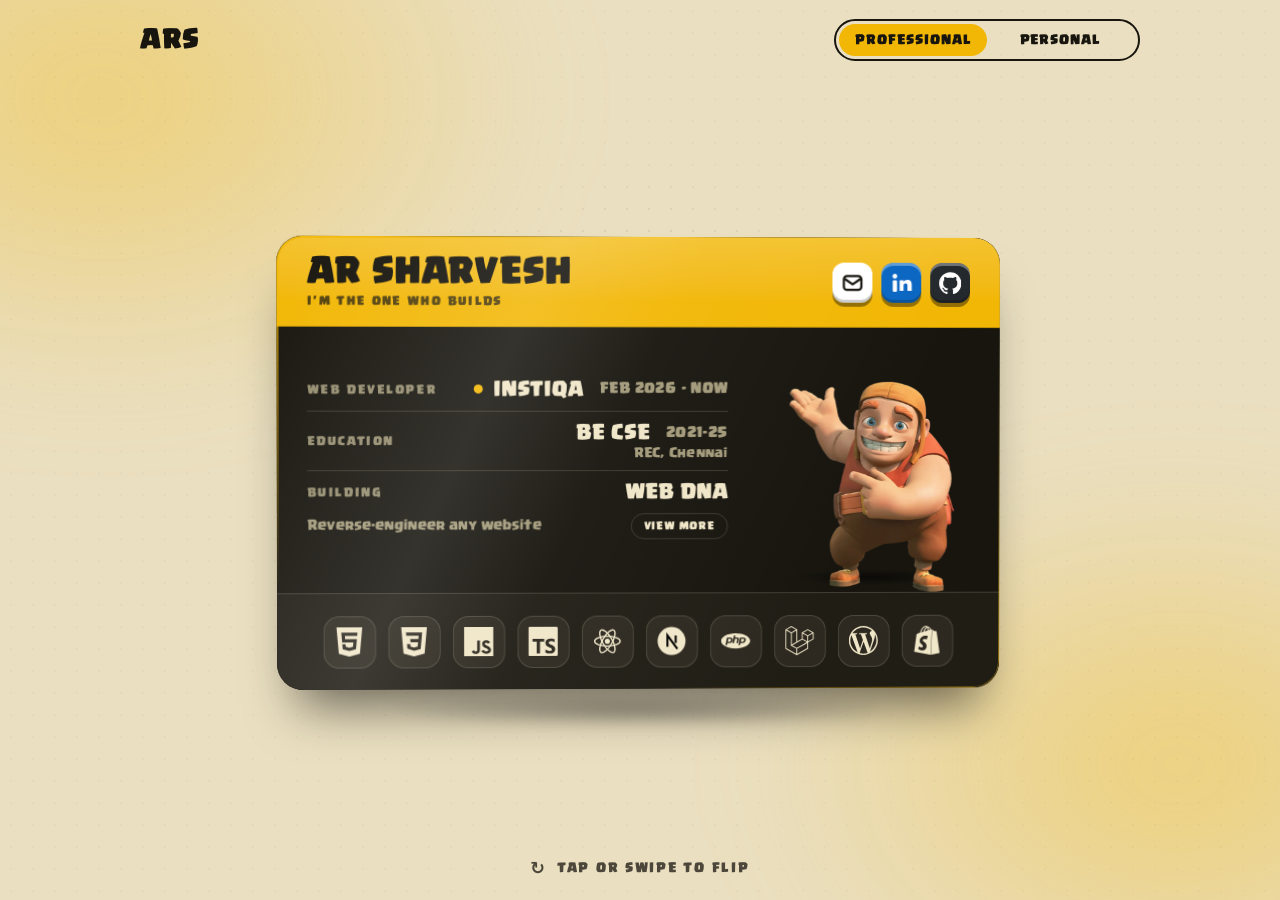
<file: index.html>
<!doctype html>
<html lang="en" data-side="pro">
<head>
<meta charset="utf-8">
<meta name="viewport" content="width=device-width, initial-scale=1, viewport-fit=cover">
<title>AR Sharvesh</title>
<meta name="description" content="AR Sharvesh - web developer. Flip the card: professional on the front, personal on the back.">
<meta property="og:title" content="AR Sharvesh">
<meta property="og:description" content="Web developer. Flip the card for the personal side.">
<link rel="icon" href="favicon.svg" type="image/svg+xml">
<link rel="preload" href="assets/fonts/clash-400.woff2" as="font" type="font/woff2" crossorigin>
<link rel="preload" href="assets/fonts/clash-700.woff2" as="font" type="font/woff2" crossorigin>
<link rel="stylesheet" href="css/style.css">
</head>
<body>
<header>
  <a class="logo" href="#top" aria-label="ARS">ARS</a>
  <div class="tg" role="group" aria-label="Choose a side">
    <i></i>
    <button type="button" data-s="pro" aria-pressed="true">Professional</button>
    <button type="button" data-s="per" aria-pressed="false">Personal</button>
  </div>
</header>

<div class="stage" id="stage">
  <div class="card dk" id="cardD">
    <section class="face front" id="frontD">
      <div class="hd"><div class="ttl"><h2>AR Sharvesh</h2><p class="bio">I'm the one who builds</p></div><div class="lks"><a class="bd" style="--b:#ffffff;--bf:#17150e" href="mailto:arsharvesh123@gmail.com" aria-label="Email, arsharvesh123@gmail.com" title="Email, arsharvesh123@gmail.com"><svg viewBox="0 0 24 24" fill="none" stroke="currentColor" stroke-width="2.4" stroke-linecap="round" stroke-linejoin="round" aria-hidden="true"><rect x="2.6" y="4.6" width="18.8" height="14.8" rx="3.4"/><path d="m4 8 8 5.6L20 8"/></svg></a><a class="bd" style="--b:#0a66c2;--bf:#ffffff" href="https://www.linkedin.com/in/ar-sharvesh" target="_blank" rel="noopener noreferrer" aria-label="LinkedIn, ar-sharvesh" title="LinkedIn, ar-sharvesh"><svg viewBox="0 0 24 24" fill="currentColor" aria-hidden="true"><circle cx="4.9" cy="4.7" r="2.5"/><rect x="2.6" y="9" width="4.6" height="12.4" rx="1.3"/><path d="M10 9h4.4v1.8c.7-1.2 2.1-2.1 4.1-2.1 3.6 0 4.5 2.3 4.5 5.5v6.2h-4.6v-5.5c0-1.5-.3-2.7-1.9-2.7-1.8 0-2.3 1.3-2.3 2.8v5.4H10z"/></svg></a><a class="bd" style="--b:#24292e;--bf:#ffffff" href="https://github.com/Sharvesh-AR" target="_blank" rel="noopener noreferrer" aria-label="GitHub, Sharvesh-AR" title="GitHub, Sharvesh-AR"><svg viewBox="0 0 24 24" fill="currentColor" aria-hidden="true"><path d="M12 .297c-6.63 0-12 5.373-12 12 0 5.303 3.438 9.8 8.205 11.385.6.113.82-.258.82-.577 0-.285-.01-1.04-.015-2.04-3.338.724-4.042-1.61-4.042-1.61C4.422 18.07 3.633 17.7 3.633 17.7c-1.087-.744.084-.729.084-.729 1.205.084 1.838 1.236 1.838 1.236 1.07 1.835 2.809 1.305 3.495.998.108-.776.417-1.305.76-1.605-2.665-.3-5.466-1.332-5.466-5.93 0-1.31.465-2.38 1.235-3.22-.135-.303-.54-1.523.105-3.176 0 0 1.005-.322 3.3 1.23.96-.267 1.98-.399 3-.405 1.02.006 2.04.138 3 .405 2.28-1.552 3.285-1.23 3.285-1.23.645 1.653.24 2.873.12 3.176.765.84 1.23 1.91 1.23 3.22 0 4.61-2.805 5.625-5.475 5.92.42.36.81 1.096.81 2.22 0 1.606-.015 2.896-.015 3.286 0 .315.21.69.825.57C20.565 22.092 24 17.592 24 12.297c0-6.627-5.373-12-12-12"/></svg></a></div></div>
      <div class="info">
        <div class="ln"><small>Web Developer</small><b class="live"><i class="dot"></i>Instiqa <em>Feb 2026 - now</em></b></div>
        <div class="ln"><small>Education</small><div class="rt"><b>BE CSE <em>2021-25</em></b><span>REC, Chennai</span></div></div>
        <div class="sec"><div class="ln"><small>Building</small><a class="wl" href="https://webdna-dev.vercel.app/" target="_blank" rel="noopener noreferrer"><b>Web DNA</b></a></div>
        <div class="bld"><p class="ds">Reverse-engineer any website</p><button class="vm" type="button" id="vmBtn" aria-haspopup="dialog" aria-controls="projSheet">View more</button></div></div>
      </div>
      <div class="av"><img src="assets/img/builder.webp" alt=""></div>
      <div class="ft"><span class="bd" style="--b:#e34f26;--bf:#fff" title="HTML5"><svg viewBox="0 0 24 24" fill="currentColor" aria-hidden="true"><path d="M1.5 0h21l-1.91 21.563L11.977 24l-8.564-2.438L1.5 0zm7.031 9.75l-.232-2.718 10.059.003.23-2.622L5.412 4.41l.698 8.01h9.126l-.326 3.426-2.91.804-2.955-.81-.188-2.11H6.248l.33 4.171L12 19.351l5.379-1.443.744-8.157H8.531z"/></svg></span><span class="bd" style="--b:#1572b6;--bf:#fff" title="CSS3"><svg viewBox="0 0 24 24" fill="currentColor" aria-hidden="true"><path d="M1.5 0h21l-1.91 21.563L11.977 24l-8.565-2.438L1.5 0zm17.09 4.413L5.41 4.41l.213 2.622 10.125.002-.255 2.716h-6.64l.24 2.573h6.182l-.366 3.523-2.91.804-2.956-.81-.188-2.11h-2.61l.29 3.751L12 19.351l5.379-1.443.744-8.157h-.002z"/></svg></span><span class="bd" style="--b:#f7df1e;--bf:#17150e" title="JavaScript"><svg viewBox="0 0 24 24" fill="currentColor" aria-hidden="true"><path d="M0 0h24v24H0V0zm22.034 18.276c-.175-1.095-.888-2.015-3.003-2.873-.736-.345-1.554-.585-1.797-1.14-.091-.33-.105-.51-.046-.705.15-.646.915-.84 1.515-.66.39.12.75.42.976.9 1.034-.676 1.034-.676 1.755-1.125-.27-.42-.404-.601-.586-.78-.63-.705-1.469-1.065-2.834-1.034l-.705.089c-.676.165-1.32.525-1.71 1.005-1.14 1.291-.811 3.541.569 4.471 1.365 1.02 3.361 1.244 3.616 2.205.24 1.17-.87 1.545-1.966 1.41-.811-.18-1.26-.586-1.755-1.336l-1.83 1.051c.21.48.45.689.81 1.109 1.74 1.756 6.09 1.666 6.871-1.004.029-.09.24-.705.074-1.65l.046.067zm-8.983-7.245h-2.248c0 1.938-.009 3.864-.009 5.805 0 1.232.063 2.363-.138 2.711-.33.689-1.18.601-1.566.48-.396-.196-.597-.466-.83-.855-.063-.105-.11-.196-.127-.196l-1.825 1.125c.305.63.75 1.172 1.324 1.517.855.51 2.004.675 3.207.405.783-.226 1.458-.691 1.811-1.411.51-.93.402-2.07.397-3.346.012-2.054 0-4.109 0-6.179l.004-.056z"/></svg></span><span class="bd" style="--b:#3178c6;--bf:#fff" title="TypeScript"><svg viewBox="0 0 24 24" fill="currentColor" aria-hidden="true"><path d="M1.125 0C.502 0 0 .502 0 1.125v21.75C0 23.498.502 24 1.125 24h21.75c.623 0 1.125-.502 1.125-1.125V1.125C24 .502 23.498 0 22.875 0zm17.363 9.75c.612 0 1.154.037 1.627.111a6.38 6.38 0 0 1 1.306.34v2.458a3.95 3.95 0 0 0-.643-.361 5.093 5.093 0 0 0-.717-.26 5.453 5.453 0 0 0-1.426-.2c-.3 0-.573.028-.819.086a2.1 2.1 0 0 0-.623.242c-.17.104-.3.229-.393.374a.888.888 0 0 0-.14.49c0 .196.053.373.156.529.104.156.252.304.443.444s.423.276.696.41c.273.135.582.274.926.416.47.197.892.407 1.266.628.374.222.695.473.963.753.268.279.472.598.614.957.142.359.214.776.214 1.253 0 .657-.125 1.21-.373 1.656a3.033 3.033 0 0 1-1.012 1.085 4.38 4.38 0 0 1-1.487.596c-.566.12-1.163.18-1.79.18a9.916 9.916 0 0 1-1.84-.164 5.544 5.544 0 0 1-1.512-.493v-2.63a5.033 5.033 0 0 0 3.237 1.2c.333 0 .624-.03.872-.09.249-.06.456-.144.623-.25.166-.108.29-.234.373-.38a1.023 1.023 0 0 0-.074-1.089 2.12 2.12 0 0 0-.537-.5 5.597 5.597 0 0 0-.807-.444 27.72 27.72 0 0 0-1.007-.436c-.918-.383-1.602-.852-2.053-1.405-.45-.553-.676-1.222-.676-2.005 0-.614.123-1.141.369-1.582.246-.441.58-.804 1.004-1.089a4.494 4.494 0 0 1 1.47-.629 7.536 7.536 0 0 1 1.77-.201zm-15.113.188h9.563v2.166H9.506v9.646H6.789v-9.646H3.375z"/></svg></span><span class="bd" style="--b:#20232a;--bf:#61dafb" title="React"><svg viewBox="-12 -12 24 24" fill="none" stroke="currentColor" stroke-width="1.1" aria-hidden="true"><circle r="2.1" fill="currentColor" stroke="none"/><ellipse rx="10.5" ry="4"/><ellipse rx="10.5" ry="4" transform="rotate(60)"/><ellipse rx="10.5" ry="4" transform="rotate(120)"/></svg></span><span class="bd" style="--b:#000;--bf:#fff" title="Next.js"><svg viewBox="0 0 24 24" aria-hidden="true"><circle cx="12" cy="12" r="11.5" fill="currentColor"/><path d="M8.6 16.6V7.4l8.2 11M15.4 7.4v6.2" fill="none" stroke="#000" stroke-width="1.7"/></svg></span><span class="bd" style="--b:#777bb4;--bf:#fff" title="PHP"><svg viewBox="0 0 24 24" fill="currentColor" aria-hidden="true"><path d="M7.01 10.207h-.944l-.515 2.648h.838c.556 0 .97-.105 1.242-.314.272-.21.455-.559.55-1.049.092-.47.05-.802-.124-.995-.175-.193-.523-.29-1.047-.29zM12 5.688C5.373 5.688 0 8.514 0 12s5.373 6.313 12 6.313S24 15.486 24 12c0-3.486-5.373-6.312-12-6.312zm-3.26 7.451c-.261.25-.575.438-.917.551-.336.108-.765.164-1.285.164H5.357l-.327 1.681H3.652l1.23-6.326h2.65c.797 0 1.378.209 1.744.628.366.418.476 1.002.33 1.752a2.836 2.836 0 0 1-.305.847c-.143.255-.33.49-.561.703zm4.024.715l.543-2.799c.063-.318.039-.536-.068-.651-.107-.116-.336-.174-.687-.174H11.46l-.704 3.625H9.388l1.23-6.327h1.367l-.327 1.682h1.218c.767 0 1.295.134 1.586.401s.378.7.263 1.299l-.572 2.944h-1.389zm7.597-2.265a2.782 2.782 0 0 1-.305.847c-.143.255-.33.49-.561.703a2.44 2.44 0 0 1-.917.551c-.336.108-.765.164-1.286.164h-1.18l-.327 1.682h-1.378l1.23-6.326h2.649c.797 0 1.378.209 1.744.628.366.417.477 1.001.331 1.751zM17.766 10.207h-.943l-.516 2.648h.838c.557 0 .971-.105 1.242-.314.272-.21.455-.559.551-1.049.092-.47.049-.802-.125-.995s-.524-.29-1.047-.29z"/></svg></span><span class="bd" style="--b:#ff2d20;--bf:#fff" title="Laravel"><svg viewBox="0 0 24 24" fill="currentColor" aria-hidden="true"><path d="M23.642 5.43a.364.364 0 01.014.1v5.149c0 .135-.073.26-.189.326l-4.323 2.49v4.934a.378.378 0 01-.188.326L9.93 23.949a.316.316 0 01-.066.027c-.008.002-.016.008-.024.01a.348.348 0 01-.192 0c-.011-.002-.02-.008-.03-.012-.02-.008-.042-.014-.062-.025L.533 18.755a.376.376 0 01-.189-.326V2.974c0-.033.005-.066.014-.098.003-.012.01-.02.014-.032a.369.369 0 01.023-.058c.004-.013.015-.022.023-.033l.033-.045c.012-.01.025-.018.037-.027.014-.012.027-.024.041-.034H.53L5.043.05a.375.375 0 01.375 0L9.93 2.647h.002c.015.01.027.021.04.033l.038.027c.013.014.02.03.033.045.008.011.02.021.025.033.01.02.017.038.024.058.003.011.01.021.013.032.01.031.014.064.014.098v9.652l3.76-2.164V5.527c0-.033.004-.066.013-.098.003-.01.01-.02.013-.032a.487.487 0 01.024-.059c.007-.012.018-.02.025-.033.012-.015.021-.03.033-.043.012-.012.025-.02.037-.028.014-.01.026-.023.041-.032h.001l4.513-2.598a.375.375 0 01.375 0l4.513 2.598c.016.01.027.021.042.031.012.01.025.018.036.028.013.014.022.03.034.044.008.012.019.021.024.033.011.02.018.04.024.06.006.01.012.021.015.032zm-.74 5.032V6.179l-1.578.908-2.182 1.256v4.283zm-4.51 7.75v-4.287l-2.147 1.225-6.126 3.498v4.325zM1.093 3.624v14.588l8.273 4.761v-4.325l-4.322-2.445-.002-.003H5.04c-.014-.01-.025-.021-.04-.031-.011-.01-.024-.018-.035-.027l-.001-.002c-.013-.012-.021-.025-.031-.04-.01-.011-.021-.022-.028-.036h-.002c-.008-.014-.013-.031-.02-.047-.006-.016-.014-.027-.018-.043a.49.49 0 01-.008-.057c-.002-.014-.006-.027-.006-.041V5.789l-2.18-1.257zM5.23.81L1.47 2.974l3.76 2.164 3.758-2.164zm1.956 13.505l2.182-1.256V3.624l-1.58.91-2.182 1.255v9.435zm11.581-10.95l-3.76 2.163 3.76 2.163 3.759-2.164zm-.376 4.978L16.21 7.087 14.63 6.18v4.283l2.182 1.256 1.58.908zm-8.65 9.654l5.514-3.148 2.756-1.572-3.757-2.163-4.323 2.489-3.941 2.27z"/></svg></span><span class="bd" style="--b:#21759b;--bf:#fff" title="WordPress"><svg viewBox="0 0 24 24" fill="currentColor" aria-hidden="true"><path d="M21.469 6.825c.84 1.537 1.318 3.3 1.318 5.175 0 3.979-2.156 7.456-5.363 9.325l3.295-9.527c.615-1.54.82-2.771.82-3.864 0-.405-.026-.78-.07-1.11m-7.981.105c.647-.03 1.232-.105 1.232-.105.582-.075.514-.93-.067-.899 0 0-1.755.135-2.88.135-1.064 0-2.85-.15-2.85-.15-.585-.03-.661.855-.075.885 0 0 .54.061 1.125.09l1.68 4.605-2.37 7.08L5.354 6.9c.649-.03 1.234-.1 1.234-.1.585-.075.516-.93-.065-.896 0 0-1.746.138-2.874.138-.2 0-.438-.008-.69-.015C4.911 3.15 8.235 1.215 12 1.215c2.809 0 5.365 1.072 7.286 2.833-.046-.003-.091-.009-.141-.009-1.06 0-1.812.923-1.812 1.914 0 .89.513 1.643 1.06 2.531.411.72.89 1.643.89 2.977 0 .915-.354 1.994-.821 3.479l-1.075 3.585-3.9-11.61.001.014zM12 22.784c-1.059 0-2.081-.153-3.048-.437l3.237-9.406 3.315 9.087c.024.053.05.101.078.149-1.12.393-2.325.609-3.582.609M1.211 12c0-1.564.336-3.05.935-4.39L7.29 21.709C3.694 19.96 1.212 16.271 1.211 12M12 0C5.385 0 0 5.385 0 12s5.385 12 12 12 12-5.385 12-12S18.615 0 12 0"/></svg></span><span class="bd" style="--b:#5e9b3d;--bf:#fff" title="Shopify"><svg viewBox="0 0 24 24" fill="currentColor" aria-hidden="true"><path d="M15.337 23.979l7.216-1.561s-2.604-17.613-2.625-17.73c-.018-.116-.114-.192-.211-.192s-1.929-.136-1.929-.136-1.275-1.274-1.439-1.411c-.045-.037-.075-.057-.121-.074l-.914 21.104h.023zM11.71 11.305s-.81-.424-1.774-.424c-1.447 0-1.504.906-1.504 1.141 0 1.232 3.24 1.715 3.24 4.629 0 2.295-1.44 3.76-3.406 3.76-2.354 0-3.54-1.465-3.54-1.465l.646-2.086s1.245 1.066 2.28 1.066c.675 0 .975-.545.975-.932 0-1.619-2.654-1.694-2.654-4.359-.034-2.237 1.571-4.416 4.827-4.416 1.257 0 1.875.361 1.875.361l-.945 2.715-.02.01zM11.17.83c.136 0 .271.038.405.135-.984.465-2.064 1.639-2.508 3.992-.656.213-1.293.405-1.889.578C7.697 3.75 8.951.84 11.17.84V.83zm1.235 2.949v.135c-.754.232-1.583.484-2.394.736.466-1.777 1.333-2.645 2.085-2.971.193.501.309 1.176.309 2.1zm.539-2.234c.694.074 1.141.867 1.429 1.755-.349.114-.735.231-1.158.366v-.252c0-.752-.096-1.371-.271-1.871v.002zm2.992 1.289c-.02 0-.06.021-.078.021s-.289.075-.714.21c-.423-1.233-1.176-2.37-2.508-2.37h-.115C12.135.209 11.669 0 11.265 0 8.159 0 6.675 3.877 6.21 5.846c-1.194.365-2.063.636-2.16.674-.675.213-.694.232-.772.87-.075.462-1.83 14.063-1.83 14.063L15.009 24l.927-21.166z"/></svg></span></div>
    </section>
    <section class="face back" id="backD" inert aria-hidden="true">
      <div class="hd"><div class="ttl"><h2>ARS</h2><p class="bio">Nothing, just chilling, killing</p></div><small>Personal</small></div>
      <div class="info">
        <a class="ln" href="https://open.spotify.com/user/31ckby7ben2awdfzgkurtpn6gqsa" target="_blank" rel="noopener noreferrer"><small>Loves</small><b><span class="eq sm" aria-hidden="true"><u></u><u></u><u></u><u></u><u></u></span>Music</b></a>
        <div class="ln"><small>Big fan of</small><b><span class="els sm" aria-hidden="true"><u>Br</u><u>Ba</u></span>Breaking Bad</b></div>
        <div class="ln"><small>Clash of Clans</small><button class="tg2" type="button" data-copy="#9QUJJG88L">#9QUJJG88L</button></div>
        <div class="ln"><small>Clash Royale</small><button class="tg2" type="button" data-copy="#VP22GR8P">#VP22GR8P</button></div>
      </div>
      <div class="av"><img src="assets/img/barbarian-king.webp" alt=""></div>
      <div class="ft"><a class="bd" style="--b:#111111;--bf:#ffffff" href="https://x.com/whois_ars" target="_blank" rel="noopener noreferrer" aria-label="X, @whois_ars" title="X, @whois_ars"><svg viewBox="0 0 24 24" fill="currentColor" aria-hidden="true"><path d="M14.234 10.162 22.977 0h-2.072l-7.591 8.824L7.251 0H.258l9.168 13.343L.258 24H2.33l8.016-9.318L16.749 24h6.993zm-2.837 3.299-.929-1.329L3.076 1.56h3.182l5.965 8.532.929 1.329 7.754 11.09h-3.182z"/></svg></a><a class="bd" style="--b:#25d366;--bf:#ffffff" href="https://wa.me/916379537104" target="_blank" rel="noopener noreferrer" aria-label="WhatsApp, ar.sharvesh" title="WhatsApp, ar.sharvesh"><svg viewBox="0 0 24 24" fill="currentColor" aria-hidden="true"><path d="M17.472 14.382c-.297-.149-1.758-.867-2.03-.967-.273-.099-.471-.148-.67.15-.197.297-.767.966-.94 1.164-.173.199-.347.223-.644.075-.297-.15-1.255-.463-2.39-1.475-.883-.788-1.48-1.761-1.653-2.059-.173-.297-.018-.458.13-.606.134-.133.298-.347.446-.52.149-.174.198-.298.298-.497.099-.198.05-.371-.025-.52-.075-.149-.669-1.612-.916-2.207-.242-.579-.487-.5-.669-.51-.173-.008-.371-.01-.57-.01-.198 0-.52.074-.792.372-.272.297-1.04 1.016-1.04 2.479 0 1.462 1.065 2.875 1.213 3.074.149.198 2.096 3.2 5.077 4.487.709.306 1.262.489 1.694.625.712.227 1.36.195 1.871.118.571-.085 1.758-.719 2.006-1.413.248-.694.248-1.289.173-1.413-.074-.124-.272-.198-.57-.347m-5.421 7.403h-.004a9.87 9.87 0 01-5.031-1.378l-.361-.214-3.741.982.998-3.648-.235-.374a9.86 9.86 0 01-1.51-5.26c.001-5.45 4.436-9.884 9.888-9.884 2.64 0 5.122 1.03 6.988 2.898a9.825 9.825 0 012.893 6.994c-.003 5.45-4.437 9.884-9.885 9.884m8.413-18.297A11.815 11.815 0 0012.05 0C5.495 0 .16 5.335.157 11.892c0 2.096.547 4.142 1.588 5.945L.057 24l6.305-1.654a11.882 11.882 0 005.683 1.448h.005c6.554 0 11.89-5.335 11.893-11.893a11.821 11.821 0 00-3.48-8.413Z"/></svg></a><a class="bd" style="--b:#1db954;--bf:#ffffff" href="https://open.spotify.com/user/31ckby7ben2awdfzgkurtpn6gqsa" target="_blank" rel="noopener noreferrer" aria-label="Spotify, my profile" title="Spotify, my profile"><svg viewBox="0 0 24 24" fill="currentColor" aria-hidden="true"><path d="M12 0C5.4 0 0 5.4 0 12s5.4 12 12 12 12-5.4 12-12S18.66 0 12 0zm5.521 17.34c-.24.359-.66.48-1.021.24-2.82-1.74-6.36-2.101-10.561-1.141-.418.122-.779-.179-.899-.539-.12-.421.18-.78.54-.9 4.56-1.021 8.52-.6 11.64 1.32.42.18.479.659.301 1.02zm1.44-3.3c-.301.42-.841.6-1.262.3-3.239-1.98-8.159-2.58-11.939-1.38-.479.12-1.02-.12-1.14-.6-.12-.48.12-1.021.6-1.141C9.6 9.9 15 10.561 18.72 12.84c.361.181.54.78.241 1.2zm.12-3.36C15.24 8.4 8.82 8.16 5.16 9.301c-.6.179-1.2-.181-1.38-.721-.18-.601.18-1.2.72-1.381 4.26-1.26 11.28-1.02 15.721 1.621.539.3.719 1.02.419 1.56-.299.421-1.02.599-1.559.3z"/></svg></a></div>
    </section>
  </div>
</div>
<p class="flip" id="hint"><i aria-hidden="true">&#8635;</i><span>Tap or swipe to flip</span></p>
<div class="toast" id="toast" role="status" aria-live="polite"></div>
<dialog class="sheet" id="projSheet" aria-labelledby="projT">
  <div class="sh-in">
    <span class="grab" aria-hidden="true"></span>
    <div class="sh-hd"><h3 id="projT">Projects</h3><button class="x" type="button" id="shX" aria-label="Close">&times;</button></div>
    <ul class="pl">
      <li><a class="pj" href="https://webdna-dev.vercel.app/" target="_blank" rel="noopener noreferrer"><span><small>Building</small><b>Web DNA</b></span><em>Open &#8599;</em></a></li>
      <li><div class="pj"><span><small>In progress</small><b>Learning Companion</b></span><em>Soon</em></div></li>
    </ul>
  </div>
</dialog>

<script src="js/main.js"></script>
</body>
</html>
</file>
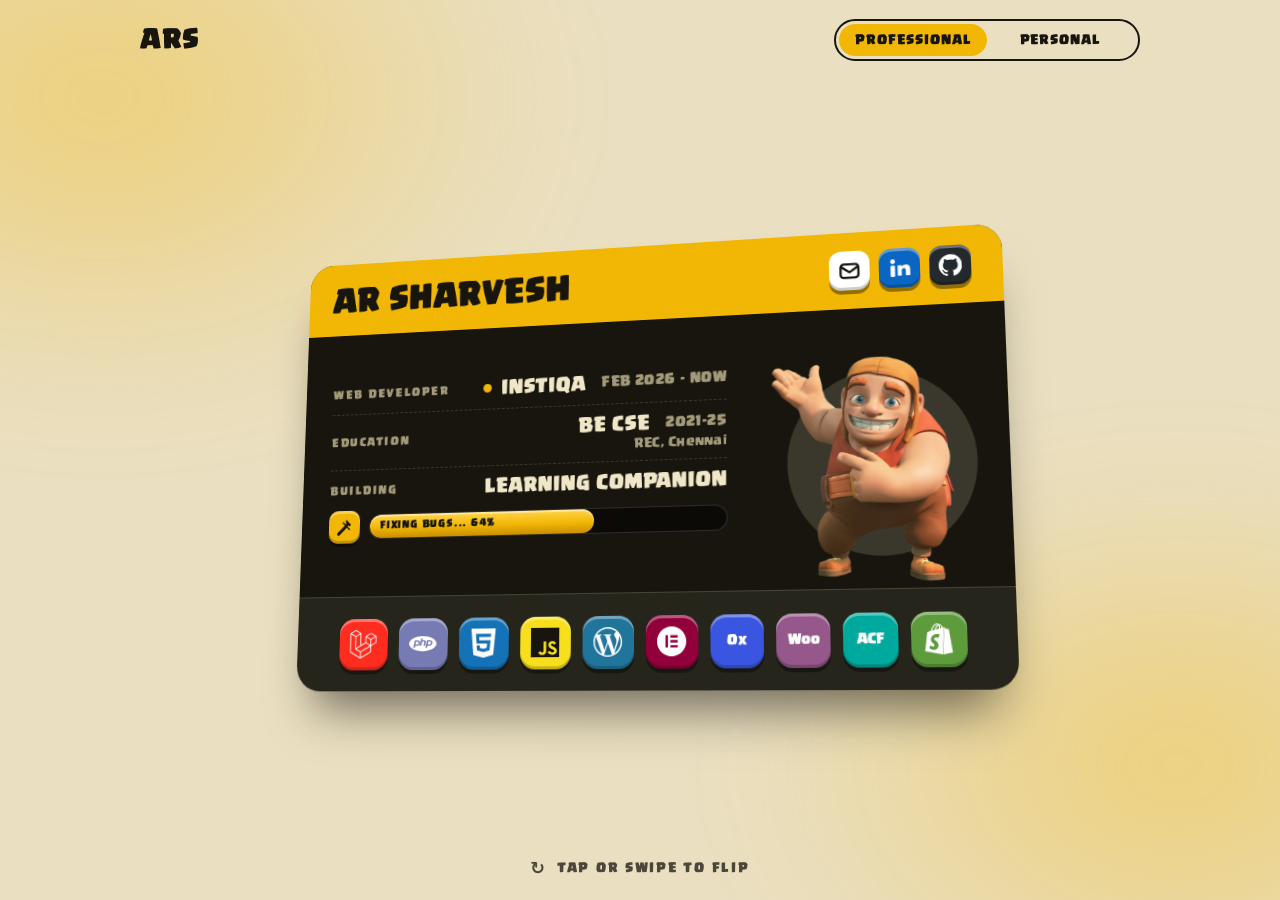
<file: index-v3 (1).html>
<!doctype html>
<html lang="en" data-side="pro">
<head>
<meta charset="utf-8">
<meta name="viewport" content="width=device-width, initial-scale=1, viewport-fit=cover">
<title>AR Sharvesh</title>
<meta name="description" content="AR Sharvesh - web developer. Flip the card: professional on the front, personal on the back.">
<meta property="og:title" content="AR Sharvesh">
<meta property="og:description" content="Web developer. Flip the card for the personal side.">
<link rel="icon" href="data:image/svg+xml,%3Csvg xmlns='http://www.w3.org/2000/svg' viewBox='0 0 64 64'%3E%3Crect width='64' height='64' rx='16' fill='%23f2b705'/%3E%3Ctext x='32' y='46' font-size='38' font-weight='700' text-anchor='middle' font-family='sans-serif' fill='%2314130f'%3EA%3C/text%3E%3C/svg%3E">
<style>
@font-face{font-family:'Clash';font-weight:400;font-style:normal;font-display:swap;src:url([data-uri]) format('woff2')}
@font-face{font-family:'Clash';font-weight:700;font-style:normal;font-display:swap;src:url([data-uri]) format('woff2')}

:root { --e: cubic-bezier(.2, .8, .2, 1); }
html { --bg: #eadfc0; --fg: #17150e; --acc: #f2b705; --glow: rgba(242, 183, 5, .38); background: var(--bg); color: var(--fg); font-family: 'Clash', system-ui, sans-serif; transition: background-color 1s ease, color 1s ease; -webkit-text-size-adjust: 100%; }
html[data-side="per"] { --bg: #0a0d08; --fg: #efeadb; --acc: #9bd23c; --glow: rgba(155, 210, 60, .3); }
* { box-sizing: border-box; margin: 0; }
body { min-height: 100svh; display: flex; flex-direction: column; align-items: center; padding: 0 16px 22px; overflow-x: hidden; position: relative; }
body::before { content: ""; position: fixed; inset: -20%; z-index: -1; pointer-events: none; filter: blur(50px); background: radial-gradient(36% 36% at 20% 22%, var(--glow), transparent 70%), radial-gradient(34% 34% at 80% 75%, var(--glow), transparent 70%); animation: drift 16s ease-in-out infinite alternate; }
@keyframes drift { to { transform: translate(4%, 6%) rotate(8deg) scale(1.1); } }
a { color: inherit; }

header { width: min(100%, 1000px); height: 80px; padding-top: env(safe-area-inset-top, 0px); display: flex; justify-content: space-between; align-items: center; }
.logo { font-weight: 700; font-size: 1.6rem; text-decoration: none; letter-spacing: .02em; }
.tg { position: relative; display: grid; grid-template-columns: 1fr 1fr; padding: 4px; border: 2px solid var(--fg); border-radius: 99px; }
.tg i { position: absolute; top: 3px; bottom: 3px; left: 3px; width: calc(50% - 3px); border-radius: 99px; background: var(--acc); transition: transform .7s var(--e); }
html[data-side="per"] .tg i { transform: translateX(100%); }
.tg button { position: relative; z-index: 1; border: 0; background: none; color: var(--fg); font: inherit; font-weight: 700; font-size: .78rem; letter-spacing: .08em; text-transform: uppercase; padding: 9px 15px; border-radius: 99px; cursor: pointer; transition: color .3s ease; -webkit-tap-highlight-color: transparent; }
.tg button[aria-pressed="true"] { color: #17150e; }
.tg button:focus-visible { outline: 2px solid var(--fg); outline-offset: 2px; }

/* the flip card */
.stage { flex: 1; width: 100%; display: grid; place-items: center; perspective: 1500px; padding: 6px 0 4px; }
.card { position: relative; width: min(100%, 470px); height: clamp(640px, 86svh, 780px); -webkit-transform-style: preserve-3d; transform-style: preserve-3d; --f: 0;
  transform: rotateX(var(--rx, 0deg)) rotateY(calc(var(--f) * 180deg + var(--ry, 0deg))); touch-action: none; user-select: none; -webkit-user-select: none; animation: enter 1.1s var(--e) backwards; cursor: pointer; -webkit-tap-highlight-color: transparent; }
html[data-side="per"] .card { --f: 1; }
.card.flipping { transition: transform 1.05s cubic-bezier(.6, -.12, .25, 1.12); }
@keyframes enter { from { translate: 0 70px; scale: .88; rotate: 4deg; } }
.face { position: absolute; inset: 0; display: flex; flex-direction: column; gap: 12px; padding: 26px; border-radius: 34px; background: var(--cb); color: var(--cf); overflow: hidden;
  -webkit-backface-visibility: hidden; backface-visibility: hidden; box-shadow: inset 0 2px 0 rgba(255, 255, 255, .14), 0 36px 50px -20px rgba(0, 0, 0, .55); }
.face > * { position: relative; }
.front { --cb: #17150e; --cf: #f0e6c8; --ca: #f2b705; --cd: #a39a7a; --cl: rgba(240, 230, 200, .16); --ledge: #5a4a12; --ledge2: #000; --cx: #f2b705; --cxf: #17150e; }
.back { --cb: #ece8d4; --cf: #12140d; --ca: #9bd23c; --cd: #5c5f4c; --cl: rgba(18, 20, 13, .16); --ledge: #a6a28a; --ledge2: #6f6c5b; --cx: #2c6a0a; --cxf: #eef7d6; transform: rotateY(180deg); }

.orb { position: absolute !important; right: -34px; top: -34px; width: 150px; aspect-ratio: 1; border-radius: 50%; border: 2px dashed var(--ca); animation: spin 22s linear infinite; }
.orb::after { content: ""; position: absolute; top: -7px; left: 50%; width: 14px; height: 14px; margin-left: -7px; border-radius: 50%; background: var(--ca); box-shadow: 0 0 16px var(--ca); }
@keyframes spin { to { rotate: 360deg; } }

.k { font-size: .7rem; letter-spacing: .16em; text-transform: uppercase; font-weight: 700; color: var(--cd); }
h1 { font-weight: 700; text-transform: uppercase; line-height: .9; letter-spacing: -.01em; font-size: clamp(2.5rem, 12vw, 3.6rem); }
h1 span { display: block; }
.role { font-size: 1.05rem; color: var(--cd); }
.role b { color: var(--ca); font-weight: 700; }
.r { display: flex; flex-direction: column; gap: 3px; padding-top: 12px; border-top: 1px solid var(--cl); }
.r small { font-size: .66rem; letter-spacing: .15em; text-transform: uppercase; color: var(--cd); font-weight: 700; }
.r b { font-size: 1.1rem; font-weight: 700; text-transform: uppercase; line-height: 1.05; }
.r span { font-size: .88rem; color: var(--cd); }
.live { display: inline-flex; align-items: center; gap: 8px; }
.dot { width: 9px; height: 9px; border-radius: 50%; background: var(--ca); animation: pulse 1.8s ease-out infinite; }
@keyframes pulse { 0% { box-shadow: 0 0 0 0 color-mix(in srgb, var(--ca) 55%, transparent); } 100% { box-shadow: 0 0 0 10px transparent; } }

.chips { display: flex; flex-wrap: wrap; gap: 7px; margin-top: 4px; }
.chip { display: inline-flex; align-items: center; gap: 7px; padding: 7px 12px; border: 1.5px solid var(--cl); border-radius: 99px; font-weight: 700; font-size: .78rem; letter-spacing: .03em; text-decoration: none; color: inherit; background: none; font-family: inherit; cursor: pointer; transition: transform .3s var(--e), border-color .3s ease; }
.chip i { width: 8px; height: 8px; border-radius: 50%; background: var(--d, var(--ca)); }
.chip:hover { transform: translateY(-3px) rotate(-2deg); border-color: var(--d, var(--ca)); }
.btns { display: flex; flex-wrap: wrap; gap: 8px; margin-top: auto; padding-top: 6px; }
.btn { display: inline-flex; align-items: center; padding: 11px 18px; border: 2px solid var(--cf); border-radius: 99px; font: inherit; font-weight: 700; font-size: .78rem; letter-spacing: .08em; text-transform: uppercase; text-decoration: none; color: var(--cf); background: none; cursor: pointer; transition: transform .3s var(--e); }
.btn.p { background: var(--ca); border-color: var(--ca); color: #17150e; }
.btn:hover { transform: translateY(-3px); } .btn:active { transform: scale(.95); }

.two { display: grid; grid-template-columns: 1fr 1fr; gap: 10px; }
.t { display: flex; flex-direction: column; gap: 6px; padding: 14px; border: 1.5px solid var(--cl); border-radius: 20px; text-decoration: none; color: inherit; }
.t b { font-size: .95rem; font-weight: 700; text-transform: uppercase; line-height: 1.05; } .t span { font-size: .8rem; color: var(--cd); }
.eq { display: flex; align-items: flex-end; gap: 4px; height: 34px; }
.eq u { width: 6px; height: 100%; border-radius: 3px; background: var(--cx); transform-origin: bottom; animation: eq .9s ease-in-out infinite alternate; }
.eq u:nth-child(2) { animation-duration: .7s; animation-delay: -.3s; } .eq u:nth-child(3) { animation-duration: 1.1s; animation-delay: -.6s; } .eq u:nth-child(4) { animation-duration: .8s; animation-delay: -.2s; } .eq u:nth-child(5) { animation-duration: 1s; animation-delay: -.5s; }
@keyframes eq { from { scale: 1 .15; } to { scale: 1 1; } }
.els { display: flex; gap: 6px; height: 34px; }
.els u { text-decoration: none; display: grid; place-items: center; width: 34px; border: 2px solid var(--cx); background: var(--cx); color: var(--cxf); border-radius: 9px; font-weight: 700; font-size: .85rem; animation: bob 3s ease-in-out infinite alternate; }
.els u:nth-child(2) { animation-delay: -1.5s; }
@keyframes bob { to { translate: 0 -4px; } }
.tag { display: flex; flex-direction: column; align-items: flex-start; gap: 2px; flex: 1; padding: 11px 14px; border: 1.5px solid var(--cl); border-radius: 16px; background: none; color: inherit; font: inherit; text-align: left; cursor: pointer; transition: transform .3s var(--e), border-color .3s ease; }
.tag small { font-size: .62rem; letter-spacing: .12em; text-transform: uppercase; color: var(--cd); font-weight: 700; } .tag b { font-size: 1.1rem; letter-spacing: .03em; }
.tag:hover { border-color: var(--ca); transform: translateY(-3px); } .tag:active { transform: scale(.95); }
.row2 { display: flex; gap: 8px; margin-top: 4px; } .row2 > * { min-width: 0; }

.flip { margin-top: 14px; display: inline-flex; align-items: center; gap: 10px; font-weight: 700; font-size: .78rem; letter-spacing: .14em; text-transform: uppercase; color: var(--fg); opacity: .75; }
.flip i { display: inline-block; font-style: normal; font-size: 1.1rem; animation: wob 2.2s ease-in-out infinite; }
@keyframes wob { 0%, 100% { rotate: 0deg; } 50% { rotate: 180deg; } }
.toast { position: fixed; left: 50%; bottom: 22px; z-index: 50; translate: -50% 20px; opacity: 0; padding: 12px 22px; border-radius: 99px; background: var(--fg); color: var(--bg); font-weight: 700; font-size: .8rem; letter-spacing: .06em; text-transform: uppercase; transition: .35s var(--e); pointer-events: none; }
.toast.on { opacity: 1; translate: -50% 0; }

/* ===== desktop: landscape trainer-style card ===== */
  .card.dk { width: min(94vw, 720px); height: 450px; animation: enter 1.1s var(--e) backwards, float 7s ease-in-out 1.2s infinite; }
  .dk .face { display: grid; grid-template-columns: minmax(0, 1fr) 240px; grid-template-rows: 78px minmax(0, 1fr) 96px; gap: 0; padding: 0; border-radius: 26px; }
  .dk .hd { grid-column: 1 / -1; display: flex; align-items: center; justify-content: space-between; padding: 0 30px; background: var(--ca); color: #17150e; }
  .dk .hd h2 { font-size: 2.1rem; line-height: 1; text-transform: uppercase; letter-spacing: -.005em; }
  .dk .hd small { font-weight: 700; font-size: .72rem; letter-spacing: .14em; text-transform: uppercase; border: 2px solid #17150e; border-radius: 99px; padding: 6px 14px; }
  .dk .info { display: flex; flex-direction: column; justify-content: center; gap: 12px; padding: 18px 12px 18px 30px; }
  .dk .ln { display: flex; justify-content: space-between; align-items: center; gap: 16px; padding-bottom: 11px; border-bottom: 1.5px dashed var(--cl); text-decoration: none; color: inherit; }
  .dk .ln small { font-size: .7rem; letter-spacing: .14em; text-transform: uppercase; color: var(--cd); font-weight: 700; }
  .dk .ln b { font-size: 1.2rem; text-transform: uppercase; line-height: 1; }
  .dk a.ln:hover b { color: var(--cd); }
  .dk .tg2 { border: 1.5px solid var(--cl); border-radius: 12px; background: none; color: inherit; font: inherit; font-weight: 700; font-size: 1.05rem; letter-spacing: .04em; padding: 6px 14px; cursor: pointer; transition: transform .3s var(--e), border-color .3s ease; }
  .dk .tg2:hover { border-color: var(--ca); transform: translateY(-2px); } .dk .tg2:active { transform: scale(.95); }
  .dk .av { position: relative; overflow: hidden; }
  .dk .av::before { content: ""; position: absolute; left: 50%; top: 54%; width: min(212px, 70%); aspect-ratio: 1; border-radius: 50%; translate: -50% -50%; background: var(--cl); transform: translate(calc(var(--px, 0) * -10px), calc(var(--py, 0) * -6px)); }
  .dk .av img { position: absolute; inset: 3% 3% 0 3%; width: 94%; height: 97%; object-fit: contain; object-position: center bottom; animation: bob 3.4s ease-in-out infinite alternate; transform: translate(calc(var(--px, 0) * 12px), calc(var(--py, 0) * 7px)); cursor: pointer; -webkit-tap-highlight-color: transparent; }
  .dk .av img.jump { animation: bob 3.4s ease-in-out infinite alternate, squash .7s var(--e); }
  .dk .hd h2 { transform: translate(calc(var(--px, 0) * 5px), 0); }
  .dk .ft { grid-column: 1 / -1; display: flex; align-items: center; justify-content: center; gap: 11px; border-top: 1.5px solid var(--cl); background: color-mix(in srgb, var(--cf) 7%, transparent); }
  .dk .ln em { font-style: normal; font-size: .72em; color: var(--cd); margin-left: 6px; letter-spacing: .03em; }
  .dk .lks { display: flex; gap: 9px; }
  .bd { display: grid; place-items: center; flex: none; width: 52px; height: 52px; border-radius: 30%; background: var(--b); color: var(--bf, #fff); font-weight: 700; font-size: .8rem; text-decoration: none; box-shadow: inset 0 3px 0 rgba(255, 255, 255, .35), inset 0 -3px 0 rgba(0, 0, 0, .2), 0 4px 0 rgba(0, 0, 0, .4); transition: transform .3s var(--e); }
  .bd svg { width: 56%; height: 56%; }
  .bd { width: var(--bs, 52px); height: var(--bs, 52px); }
  .dk .hd .bd { --bs: 40px; }
  span.bd { cursor: pointer; -webkit-tap-highlight-color: transparent; }
  .bd:hover { transform: translateY(-5px) rotate(-4deg); }
  .bd:active { transform: translateY(3px); box-shadow: inset 0 3px 0 rgba(255, 255, 255, .35), inset 0 -2px 0 rgba(0, 0, 0, .2), 0 1px 0 rgba(0, 0, 0, .4); }
  .bd.pop { animation: pop .55s var(--e); }
@keyframes pop { 0% { scale: 1; } 25% { scale: 1.3 .8; rotate: -9deg; } 55% { scale: .9 1.12; rotate: 7deg; } 100% { scale: 1; rotate: 0deg; } }
@keyframes squash { 0% { scale: 1; } 18% { scale: 1.1 .88; } 42% { scale: .93 1.08; rotate: -3deg; } 70% { scale: 1.03 .98; rotate: 2deg; } 100% { scale: 1; rotate: 0deg; } }
@keyframes float { 50% { translate: 0 -9px; } }
.dk .rt { display: flex; flex-direction: column; align-items: flex-end; gap: 4px; text-align: right; }
.dk .rt span { font-size: .78rem; color: var(--cd); letter-spacing: .02em; }
.dk .ln b { display: inline-flex; align-items: center; gap: 10px; }
.dk .rt b { flex-wrap: wrap; justify-content: flex-end; }
.eq.sm { height: 24px; gap: 3px; } .eq.sm u { width: 5px; }
.els.sm { height: 28px; gap: 5px; } .els.sm u { width: 28px; font-size: .7rem; border-radius: 8px; }
.bld { display: flex; align-items: center; gap: 10px; margin-top: 2px; }
.hm { flex: none; display: grid; place-items: center; width: 34px; height: 34px; border-radius: 30%; background: var(--ca); color: #17150e; box-shadow: inset 0 3px 0 rgba(255, 255, 255, .35), inset 0 -3px 0 rgba(0, 0, 0, .2), 0 3px 0 rgba(0, 0, 0, .45); }
.hm svg { width: 58%; height: 58%; transform-origin: 75% 80%; animation: hit 1.8s ease-in-out infinite; }
@keyframes hit { 0%, 55%, 100% { rotate: 0deg; } 70% { rotate: -30deg; } 82% { rotate: 10deg; } }
.pb { position: relative; flex: 1; min-width: 0; height: 26px; border-radius: 99px; background: rgba(0, 0, 0, .5); border: 1.5px solid var(--cl); overflow: hidden; }
.pb i { position: absolute; inset: 0 auto 0 0; width: 64%; border-radius: 99px; background: linear-gradient(#ffd54d, #f2b705 55%, #c98f00); box-shadow: inset 0 2px 0 rgba(255, 255, 255, .45); animation: grow 1.3s var(--e) .4s backwards; }
@keyframes grow { from { width: 0; } }
.pb span { position: relative; z-index: 1; display: block; line-height: 23px; padding-left: 11px; font-size: .62rem; font-weight: 700; letter-spacing: .08em; text-transform: uppercase; color: #17150e; white-space: nowrap; }
@media (max-width: 760px) {
  html, body { height: 100%; }
  body { height: 100vh; height: 100dvh; min-height: 0; overflow: hidden; padding: 0 14px calc(8px + env(safe-area-inset-bottom, 0px)); }
  header { height: 56px; flex: none; }
  .logo { font-size: 1.4rem; }
  .tg button { padding: 8px 13px; font-size: .72rem; }
  .stage { flex: 1 1 0; min-height: 0; display: flex; justify-content: center; align-items: stretch; padding: 2px 0 12px; }
  .card.dk { width: min(100%, 430px); height: auto; align-self: stretch; max-height: 800px; }
  .flip { flex: none; margin: 0; padding-bottom: 2px; font-size: .68rem; }
  .dk .face { grid-template-columns: minmax(0, 1fr); grid-template-rows: 54px auto minmax(0, 1fr) auto; --bs: clamp(36px, 5.6dvh, 46px); }
  .dk .hd { padding: 0 18px; } .dk .hd h2 { font-size: 1.4rem; } .dk .hd small { font-size: .62rem; padding: 5px 11px; }
  .dk .hd .bd { --bs: 34px; } .dk .lks { gap: 7px; }
  .dk .info { padding: 14px 20px 6px; gap: clamp(8px, 1.5dvh, 13px); }
  .dk .ln { gap: 12px; padding-bottom: clamp(8px, 1.4dvh, 12px); }
  .dk .ln b { font-size: clamp(1rem, 2.7dvh, 1.2rem); } .dk .ln small { font-size: .64rem; }
  .dk .rt span { font-size: clamp(.78rem, 2dvh, .9rem); }
  .dk .tg2 { font-size: 1rem; }
  .dk .av img { inset: 2% 8% 0 8%; width: 84%; height: 98%; }
  .dk .ft { flex-wrap: wrap; gap: 8px; padding: 12px calc((100% - 5 * var(--bs) - 4 * 8px - 6px) / 2); }
}
@media (max-width: 400px) {
  .dk .info { padding-left: 16px; padding-right: 16px; }
  .dk .ln { gap: 8px; }
  .dk .ln small { white-space: nowrap; font-size: .56rem; letter-spacing: .09em; }
  .dk .ln b { font-size: clamp(.86rem, 2.5dvh, 1.05rem); white-space: nowrap; }
  .dk .ln em { white-space: nowrap; font-size: .68em; margin-left: 4px; }
  .dk .live { gap: 6px; }
  .dk .rt span { font-size: .72rem; white-space: nowrap; }
}
@media (max-width: 760px) and (max-height: 700px) {
  .dk .face { grid-template-rows: 48px auto minmax(0, 1fr) auto; }
  .dk .hd h2 { font-size: 1.25rem; }
  .dk .info { padding-top: 10px; }
  .dk .ft { padding-top: 8px; padding-bottom: 8px; }
}
@media (max-width: 760px) {
  .stage { padding: 4px 0 24px; }
  .card.dk { height: 100%; max-height: 680px; align-self: center; }
  .dk .face { box-shadow: inset 0 2px 0 rgba(255, 255, 255, .14), 0 24px 34px -16px rgba(0, 0, 0, .5); }
  .dk .av img { inset: 7% 15% 0 15%; width: 70%; height: 91%; }
  .dk .av::before { width: min(150px, 60%); }
  .dk .info { padding: 14px 20px 8px; gap: clamp(9px, 1.7dvh, 15px); }
  .dk .ln small { font-size: .66rem; white-space: nowrap; }
  .dk .ln b { font-size: clamp(1.1rem, 3dvh, 1.32rem); }
  .dk .ln em { white-space: nowrap; }
  .dk .rt span { font-size: clamp(.8rem, 2.1dvh, .92rem); white-space: nowrap; }
  .pb span { font-size: .66rem; }
}
@media (max-width: 400px) {
  .dk .ln small { font-size: .58rem; letter-spacing: .09em; }
  .dk .ln b { font-size: clamp(.98rem, 2.7dvh, 1.1rem); }
  .dk .ln em { font-size: .66em; }
  .dk .rt span { font-size: .74rem; }
}
@media (max-width: 760px) { .dk .live em { font-size: .6em; margin-left: 2px; } .dk .live { gap: 6px; } .dk .ln { gap: 8px; } }
@media (max-width: 380px) { .dk .live em { font-size: .52em; } .dk .ln small { font-size: .54rem; letter-spacing: .05em; } .dk .live b, .dk .ln b { font-size: .95rem; } .tg button { padding: 8px 10px; font-size: .66rem; } .logo { font-size: 1.2rem; } }
/* ===== consistency: same layout + same image size on both sides ===== */
.dk .sec { display: flex; flex-direction: column; gap: 9px; }
.dk .sec .ln { border-bottom: 0; padding-bottom: 0; }
.dk .av img { inset: auto 0 0 0; width: 100%; height: var(--ih, 80%); }
@media (min-width: 761px) {
  .dk .face { grid-template-columns: minmax(0, 1fr) 260px; }
  .dk .av { --ih: 80%; }
}
@media (max-width: 760px) {
  .stage { padding: 4px 0 12px; }
  .dk .face { --infoH: clamp(205px, 30dvh, 252px); --ftH: calc(2 * var(--bs) + 8px + 24px); grid-template-rows: 54px var(--infoH) minmax(0, 1fr) var(--ftH); }
  .dk .info { padding: 6px 20px; gap: 0; justify-content: space-between; }
  .dk .info > .ln { flex: 1 1 0; min-height: 0; padding: 0; }
  .dk .info > .sec { flex: 1.5 1 0; min-height: 0; justify-content: center; }
  .dk .ft { height: var(--ftH); align-content: center; padding-top: 0; padding-bottom: 0; }
  .dk .av { --ih: 88%; }
}
@media (max-width: 760px) and (max-height: 700px) {
  .dk .face { --infoH: clamp(188px, 31dvh, 212px); grid-template-rows: 48px var(--infoH) minmax(0, 1fr) var(--ftH); }
}
@media (max-width: 380px) { .dk .rt span { font-size: .68rem; letter-spacing: 0; } }
@media (max-width: 760px) {
  .dk .back { grid-template-rows: 54px calc(var(--infoH) + var(--ftH) - var(--bs) - 24px) minmax(0, 1fr) calc(var(--bs) + 24px); }
  .dk .back .ft { height: auto; }
}
@media (max-width: 760px) and (max-height: 700px) {
  .dk .back { grid-template-rows: 48px calc(var(--infoH) + var(--ftH) - var(--bs) - 24px) minmax(0, 1fr) calc(var(--bs) + 24px); }
}
.toast { width: max-content; max-width: calc(100vw - 32px); white-space: nowrap; text-align: center; overflow: hidden; text-overflow: ellipsis; bottom: calc(env(safe-area-inset-bottom, 0px) + 44px); }
@media (max-width: 760px) {
  .dk .face { grid-template-rows: 54px calc(var(--infoH) + var(--ftH) - var(--bs) - 24px) minmax(0, 1fr) calc(var(--bs) + 24px); }
  .dk .front .ft { flex-wrap: nowrap; gap: clamp(3px, 1.1vw, 6px); padding: 0 10px; height: auto; align-content: normal; }
  .dk .front .ft .bd { flex: 1 1 0; min-width: 0; max-width: 42px; width: auto; height: auto; aspect-ratio: 1; }
}
@media (max-width: 760px) and (max-height: 700px) {
  .dk .face { grid-template-rows: 48px calc(var(--infoH) + var(--ftH) - var(--bs) - 24px) minmax(0, 1fr) calc(var(--bs) + 24px); }
}
@media (prefers-reduced-motion: reduce) { *, *::before, *::after { animation-duration: .01ms !important; animation-iteration-count: 1 !important; transition-duration: .01ms !important; } }
</style>
</head>
<body>
<header>
  <a class="logo" href="#top" aria-label="ARS">ARS</a>
  <div class="tg" role="group" aria-label="Choose a side">
    <i></i>
    <button type="button" data-s="pro" aria-pressed="true">Professional</button>
    <button type="button" data-s="per" aria-pressed="false">Personal</button>
  </div>
</header>

<div class="stage" id="stage">
  <div class="card dk" id="cardD">
    <section class="face front" id="frontD">
      <div class="hd"><h2>AR Sharvesh</h2><div class="lks"><a class="bd" style="--b:#ffffff;--bf:#17150e" href="mailto:arsharvesh123@gmail.com" aria-label="Email, arsharvesh123@gmail.com" title="Email, arsharvesh123@gmail.com"><svg viewBox="0 0 24 24" fill="none" stroke="currentColor" stroke-width="2.4" stroke-linecap="round" stroke-linejoin="round" aria-hidden="true"><rect x="2.6" y="4.6" width="18.8" height="14.8" rx="3.4"/><path d="m4 8 8 5.6L20 8"/></svg></a><a class="bd" style="--b:#0a66c2;--bf:#ffffff" href="https://www.linkedin.com/in/ar-sharvesh" target="_blank" rel="noopener noreferrer" aria-label="LinkedIn, ar-sharvesh" title="LinkedIn, ar-sharvesh"><svg viewBox="0 0 24 24" fill="currentColor" aria-hidden="true"><circle cx="4.9" cy="4.7" r="2.5"/><rect x="2.6" y="9" width="4.6" height="12.4" rx="1.3"/><path d="M10 9h4.4v1.8c.7-1.2 2.1-2.1 4.1-2.1 3.6 0 4.5 2.3 4.5 5.5v6.2h-4.6v-5.5c0-1.5-.3-2.7-1.9-2.7-1.8 0-2.3 1.3-2.3 2.8v5.4H10z"/></svg></a><a class="bd" style="--b:#24292e;--bf:#ffffff" href="https://github.com/Sharvesh-AR" target="_blank" rel="noopener noreferrer" aria-label="GitHub, Sharvesh-AR" title="GitHub, Sharvesh-AR"><svg viewBox="0 0 24 24" fill="currentColor" aria-hidden="true"><path d="M12 .297c-6.63 0-12 5.373-12 12 0 5.303 3.438 9.8 8.205 11.385.6.113.82-.258.82-.577 0-.285-.01-1.04-.015-2.04-3.338.724-4.042-1.61-4.042-1.61C4.422 18.07 3.633 17.7 3.633 17.7c-1.087-.744.084-.729.084-.729 1.205.084 1.838 1.236 1.838 1.236 1.07 1.835 2.809 1.305 3.495.998.108-.776.417-1.305.76-1.605-2.665-.3-5.466-1.332-5.466-5.93 0-1.31.465-2.38 1.235-3.22-.135-.303-.54-1.523.105-3.176 0 0 1.005-.322 3.3 1.23.96-.267 1.98-.399 3-.405 1.02.006 2.04.138 3 .405 2.28-1.552 3.285-1.23 3.285-1.23.645 1.653.24 2.873.12 3.176.765.84 1.23 1.91 1.23 3.22 0 4.61-2.805 5.625-5.475 5.92.42.36.81 1.096.81 2.22 0 1.606-.015 2.896-.015 3.286 0 .315.21.69.825.57C20.565 22.092 24 17.592 24 12.297c0-6.627-5.373-12-12-12"/></svg></a></div></div>
      <div class="info">
        <div class="ln"><small>Web Developer</small><b class="live"><i class="dot"></i>Instiqa <em>Feb 2026 - now</em></b></div>
        <div class="ln"><small>Education</small><div class="rt"><b>BE CSE <em>2021-25</em></b><span>REC, Chennai</span></div></div>
        <div class="sec"><div class="ln"><small>Building</small><b>Learning Companion</b></div>
        <div class="bld"><span class="hm" aria-hidden="true"><svg viewBox="0 0 24 24" fill="currentColor"><path d="M14.5 2.5 21 9l-2.2 2.2-1.3-1.3-1.4 1.4L20 14.8 18.8 16l-3.3-3.3-9.7 9.7a2 2 0 0 1-2.8-2.8l9.7-9.7L9.4 6.6 10.6 5.4l3.1 3.1 1.4-1.4-1.3-1.3z"/></svg></span><div class="pb" role="progressbar" aria-valuenow="64" aria-valuemin="0" aria-valuemax="100" aria-label="Learning Companion progress"><i></i><span>Fixing bugs... 64%</span></div></div></div>
      </div>
      <div class="av"><img src="[data-uri]" alt=""></div>
      <div class="ft"><span class="bd" style="--b:#ff2d20;--bf:#fff" title="Laravel"><svg viewBox="0 0 24 24" fill="currentColor" aria-hidden="true"><path d="M23.642 5.43a.364.364 0 01.014.1v5.149c0 .135-.073.26-.189.326l-4.323 2.49v4.934a.378.378 0 01-.188.326L9.93 23.949a.316.316 0 01-.066.027c-.008.002-.016.008-.024.01a.348.348 0 01-.192 0c-.011-.002-.02-.008-.03-.012-.02-.008-.042-.014-.062-.025L.533 18.755a.376.376 0 01-.189-.326V2.974c0-.033.005-.066.014-.098.003-.012.01-.02.014-.032a.369.369 0 01.023-.058c.004-.013.015-.022.023-.033l.033-.045c.012-.01.025-.018.037-.027.014-.012.027-.024.041-.034H.53L5.043.05a.375.375 0 01.375 0L9.93 2.647h.002c.015.01.027.021.04.033l.038.027c.013.014.02.03.033.045.008.011.02.021.025.033.01.02.017.038.024.058.003.011.01.021.013.032.01.031.014.064.014.098v9.652l3.76-2.164V5.527c0-.033.004-.066.013-.098.003-.01.01-.02.013-.032a.487.487 0 01.024-.059c.007-.012.018-.02.025-.033.012-.015.021-.03.033-.043.012-.012.025-.02.037-.028.014-.01.026-.023.041-.032h.001l4.513-2.598a.375.375 0 01.375 0l4.513 2.598c.016.01.027.021.042.031.012.01.025.018.036.028.013.014.022.03.034.044.008.012.019.021.024.033.011.02.018.04.024.06.006.01.012.021.015.032zm-.74 5.032V6.179l-1.578.908-2.182 1.256v4.283zm-4.51 7.75v-4.287l-2.147 1.225-6.126 3.498v4.325zM1.093 3.624v14.588l8.273 4.761v-4.325l-4.322-2.445-.002-.003H5.04c-.014-.01-.025-.021-.04-.031-.011-.01-.024-.018-.035-.027l-.001-.002c-.013-.012-.021-.025-.031-.04-.01-.011-.021-.022-.028-.036h-.002c-.008-.014-.013-.031-.02-.047-.006-.016-.014-.027-.018-.043a.49.49 0 01-.008-.057c-.002-.014-.006-.027-.006-.041V5.789l-2.18-1.257zM5.23.81L1.47 2.974l3.76 2.164 3.758-2.164zm1.956 13.505l2.182-1.256V3.624l-1.58.91-2.182 1.255v9.435zm11.581-10.95l-3.76 2.163 3.76 2.163 3.759-2.164zm-.376 4.978L16.21 7.087 14.63 6.18v4.283l2.182 1.256 1.58.908zm-8.65 9.654l5.514-3.148 2.756-1.572-3.757-2.163-4.323 2.489-3.941 2.27z"/></svg></span><span class="bd" style="--b:#777bb4;--bf:#fff" title="PHP"><svg viewBox="0 0 24 24" fill="currentColor" aria-hidden="true"><path d="M7.01 10.207h-.944l-.515 2.648h.838c.556 0 .97-.105 1.242-.314.272-.21.455-.559.55-1.049.092-.47.05-.802-.124-.995-.175-.193-.523-.29-1.047-.29zM12 5.688C5.373 5.688 0 8.514 0 12s5.373 6.313 12 6.313S24 15.486 24 12c0-3.486-5.373-6.312-12-6.312zm-3.26 7.451c-.261.25-.575.438-.917.551-.336.108-.765.164-1.285.164H5.357l-.327 1.681H3.652l1.23-6.326h2.65c.797 0 1.378.209 1.744.628.366.418.476 1.002.33 1.752a2.836 2.836 0 0 1-.305.847c-.143.255-.33.49-.561.703zm4.024.715l.543-2.799c.063-.318.039-.536-.068-.651-.107-.116-.336-.174-.687-.174H11.46l-.704 3.625H9.388l1.23-6.327h1.367l-.327 1.682h1.218c.767 0 1.295.134 1.586.401s.378.7.263 1.299l-.572 2.944h-1.389zm7.597-2.265a2.782 2.782 0 0 1-.305.847c-.143.255-.33.49-.561.703a2.44 2.44 0 0 1-.917.551c-.336.108-.765.164-1.286.164h-1.18l-.327 1.682h-1.378l1.23-6.326h2.649c.797 0 1.378.209 1.744.628.366.417.477 1.001.331 1.751zM17.766 10.207h-.943l-.516 2.648h.838c.557 0 .971-.105 1.242-.314.272-.21.455-.559.551-1.049.092-.47.049-.802-.125-.995s-.524-.29-1.047-.29z"/></svg></span><span class="bd" style="--b:#1572b6;--bf:#fff" title="CSS"><svg viewBox="0 0 24 24" fill="currentColor" aria-hidden="true"><path d="M1.5 0h21l-1.91 21.563L11.977 24l-8.564-2.438L1.5 0zm7.031 9.75l-.232-2.718 10.059.003.23-2.622L5.412 4.41l.698 8.01h9.126l-.326 3.426-2.91.804-2.955-.81-.188-2.11H6.248l.33 4.171L12 19.351l5.379-1.443.744-8.157H8.531z"/></svg></span><span class="bd" style="--b:#f7df1e;--bf:#17150e" title="JavaScript"><svg viewBox="0 0 24 24" fill="currentColor" aria-hidden="true"><path d="M0 0h24v24H0V0zm22.034 18.276c-.175-1.095-.888-2.015-3.003-2.873-.736-.345-1.554-.585-1.797-1.14-.091-.33-.105-.51-.046-.705.15-.646.915-.84 1.515-.66.39.12.75.42.976.9 1.034-.676 1.034-.676 1.755-1.125-.27-.42-.404-.601-.586-.78-.63-.705-1.469-1.065-2.834-1.034l-.705.089c-.676.165-1.32.525-1.71 1.005-1.14 1.291-.811 3.541.569 4.471 1.365 1.02 3.361 1.244 3.616 2.205.24 1.17-.87 1.545-1.966 1.41-.811-.18-1.26-.586-1.755-1.336l-1.83 1.051c.21.48.45.689.81 1.109 1.74 1.756 6.09 1.666 6.871-1.004.029-.09.24-.705.074-1.65l.046.067zm-8.983-7.245h-2.248c0 1.938-.009 3.864-.009 5.805 0 1.232.063 2.363-.138 2.711-.33.689-1.18.601-1.566.48-.396-.196-.597-.466-.83-.855-.063-.105-.11-.196-.127-.196l-1.825 1.125c.305.63.75 1.172 1.324 1.517.855.51 2.004.675 3.207.405.783-.226 1.458-.691 1.811-1.411.51-.93.402-2.07.397-3.346.012-2.054 0-4.109 0-6.179l.004-.056z"/></svg></span><span class="bd" style="--b:#21759b;--bf:#fff" title="WordPress"><svg viewBox="0 0 24 24" fill="currentColor" aria-hidden="true"><path d="M21.469 6.825c.84 1.537 1.318 3.3 1.318 5.175 0 3.979-2.156 7.456-5.363 9.325l3.295-9.527c.615-1.54.82-2.771.82-3.864 0-.405-.026-.78-.07-1.11m-7.981.105c.647-.03 1.232-.105 1.232-.105.582-.075.514-.93-.067-.899 0 0-1.755.135-2.88.135-1.064 0-2.85-.15-2.85-.15-.585-.03-.661.855-.075.885 0 0 .54.061 1.125.09l1.68 4.605-2.37 7.08L5.354 6.9c.649-.03 1.234-.1 1.234-.1.585-.075.516-.93-.065-.896 0 0-1.746.138-2.874.138-.2 0-.438-.008-.69-.015C4.911 3.15 8.235 1.215 12 1.215c2.809 0 5.365 1.072 7.286 2.833-.046-.003-.091-.009-.141-.009-1.06 0-1.812.923-1.812 1.914 0 .89.513 1.643 1.06 2.531.411.72.89 1.643.89 2.977 0 .915-.354 1.994-.821 3.479l-1.075 3.585-3.9-11.61.001.014zM12 22.784c-1.059 0-2.081-.153-3.048-.437l3.237-9.406 3.315 9.087c.024.053.05.101.078.149-1.12.393-2.325.609-3.582.609M1.211 12c0-1.564.336-3.05.935-4.39L7.29 21.709C3.694 19.96 1.212 16.271 1.211 12M12 0C5.385 0 0 5.385 0 12s5.385 12 12 12 12-5.385 12-12S18.615 0 12 0"/></svg></span><span class="bd" style="--b:#92003b;--bf:#fff" title="Elementor"><svg viewBox="0 0 24 24" fill="currentColor" aria-hidden="true"><path d="M12 0C5.372 0 0 5.372 0 12c0 6.626 5.372 12 12 12s12-5.372 12-12c0-6.626-5.372-12-12-12ZM9 17H7V7H9Zm8 0H11V15h6Zm0-4H11V11h6Zm0-4H11V7h6Z"/></svg></span><span class="bd" style="--b:#3a56e0;--bf:#fff" title="Oxygen">Ox</span><span class="bd" style="--b:#96588a;--bf:#fff" title="WooCommerce">Woo</span><span class="bd" style="--b:#00a99d;--bf:#fff" title="ACF">ACF</span><span class="bd" style="--b:#5e9b3d;--bf:#fff" title="Shopify"><svg viewBox="0 0 24 24" fill="currentColor" aria-hidden="true"><path d="M15.337 23.979l7.216-1.561s-2.604-17.613-2.625-17.73c-.018-.116-.114-.192-.211-.192s-1.929-.136-1.929-.136-1.275-1.274-1.439-1.411c-.045-.037-.075-.057-.121-.074l-.914 21.104h.023zM11.71 11.305s-.81-.424-1.774-.424c-1.447 0-1.504.906-1.504 1.141 0 1.232 3.24 1.715 3.24 4.629 0 2.295-1.44 3.76-3.406 3.76-2.354 0-3.54-1.465-3.54-1.465l.646-2.086s1.245 1.066 2.28 1.066c.675 0 .975-.545.975-.932 0-1.619-2.654-1.694-2.654-4.359-.034-2.237 1.571-4.416 4.827-4.416 1.257 0 1.875.361 1.875.361l-.945 2.715-.02.01zM11.17.83c.136 0 .271.038.405.135-.984.465-2.064 1.639-2.508 3.992-.656.213-1.293.405-1.889.578C7.697 3.75 8.951.84 11.17.84V.83zm1.235 2.949v.135c-.754.232-1.583.484-2.394.736.466-1.777 1.333-2.645 2.085-2.971.193.501.309 1.176.309 2.1zm.539-2.234c.694.074 1.141.867 1.429 1.755-.349.114-.735.231-1.158.366v-.252c0-.752-.096-1.371-.271-1.871v.002zm2.992 1.289c-.02 0-.06.021-.078.021s-.289.075-.714.21c-.423-1.233-1.176-2.37-2.508-2.37h-.115C12.135.209 11.669 0 11.265 0 8.159 0 6.675 3.877 6.21 5.846c-1.194.365-2.063.636-2.16.674-.675.213-.694.232-.772.87-.075.462-1.83 14.063-1.83 14.063L15.009 24l.927-21.166z"/></svg></span></div>
    </section>
    <section class="face back" id="backD" inert aria-hidden="true">
      <div class="hd"><h2>ARS</h2><small>Personal</small></div>
      <div class="info">
        <a class="ln" href="https://open.spotify.com/user/31ckby7ben2awdfzgkurtpn6gqsa" target="_blank" rel="noopener noreferrer"><small>Loves</small><b><span class="eq sm" aria-hidden="true"><u></u><u></u><u></u><u></u><u></u></span>Music</b></a>
        <div class="ln"><small>Big fan of</small><b><span class="els sm" aria-hidden="true"><u>Br</u><u>Ba</u></span>Breaking Bad</b></div>
        <div class="ln"><small>Clash of Clans</small><button class="tg2" type="button" data-copy="#9QUJJG88L">#9QUJJG88L</button></div>
        <div class="ln"><small>Clash Royale</small><button class="tg2" type="button" data-copy="#VP22GR8P">#VP22GR8P</button></div>
      </div>
      <div class="av"><img src="[data-uri]" alt=""></div>
      <div class="ft"><a class="bd" style="--b:#111111;--bf:#ffffff" href="https://x.com/whois_ars" target="_blank" rel="noopener noreferrer" aria-label="X, @whois_ars" title="X, @whois_ars"><svg viewBox="0 0 24 24" fill="currentColor" aria-hidden="true"><path d="M14.234 10.162 22.977 0h-2.072l-7.591 8.824L7.251 0H.258l9.168 13.343L.258 24H2.33l8.016-9.318L16.749 24h6.993zm-2.837 3.299-.929-1.329L3.076 1.56h3.182l5.965 8.532.929 1.329 7.754 11.09h-3.182z"/></svg></a><a class="bd" style="--b:#25d366;--bf:#ffffff" href="https://wa.me/916379537104" target="_blank" rel="noopener noreferrer" aria-label="WhatsApp, ar.sharvesh" title="WhatsApp, ar.sharvesh"><svg viewBox="0 0 24 24" fill="currentColor" aria-hidden="true"><path d="M17.472 14.382c-.297-.149-1.758-.867-2.03-.967-.273-.099-.471-.148-.67.15-.197.297-.767.966-.94 1.164-.173.199-.347.223-.644.075-.297-.15-1.255-.463-2.39-1.475-.883-.788-1.48-1.761-1.653-2.059-.173-.297-.018-.458.13-.606.134-.133.298-.347.446-.52.149-.174.198-.298.298-.497.099-.198.05-.371-.025-.52-.075-.149-.669-1.612-.916-2.207-.242-.579-.487-.5-.669-.51-.173-.008-.371-.01-.57-.01-.198 0-.52.074-.792.372-.272.297-1.04 1.016-1.04 2.479 0 1.462 1.065 2.875 1.213 3.074.149.198 2.096 3.2 5.077 4.487.709.306 1.262.489 1.694.625.712.227 1.36.195 1.871.118.571-.085 1.758-.719 2.006-1.413.248-.694.248-1.289.173-1.413-.074-.124-.272-.198-.57-.347m-5.421 7.403h-.004a9.87 9.87 0 01-5.031-1.378l-.361-.214-3.741.982.998-3.648-.235-.374a9.86 9.86 0 01-1.51-5.26c.001-5.45 4.436-9.884 9.888-9.884 2.64 0 5.122 1.03 6.988 2.898a9.825 9.825 0 012.893 6.994c-.003 5.45-4.437 9.884-9.885 9.884m8.413-18.297A11.815 11.815 0 0012.05 0C5.495 0 .16 5.335.157 11.892c0 2.096.547 4.142 1.588 5.945L.057 24l6.305-1.654a11.882 11.882 0 005.683 1.448h.005c6.554 0 11.89-5.335 11.893-11.893a11.821 11.821 0 00-3.48-8.413Z"/></svg></a><a class="bd" style="--b:#1db954;--bf:#ffffff" href="https://open.spotify.com/user/31ckby7ben2awdfzgkurtpn6gqsa" target="_blank" rel="noopener noreferrer" aria-label="Spotify, my profile" title="Spotify, my profile"><svg viewBox="0 0 24 24" fill="currentColor" aria-hidden="true"><path d="M12 0C5.4 0 0 5.4 0 12s5.4 12 12 12 12-5.4 12-12S18.66 0 12 0zm5.521 17.34c-.24.359-.66.48-1.021.24-2.82-1.74-6.36-2.101-10.561-1.141-.418.122-.779-.179-.899-.539-.12-.421.18-.78.54-.9 4.56-1.021 8.52-.6 11.64 1.32.42.18.479.659.301 1.02zm1.44-3.3c-.301.42-.841.6-1.262.3-3.239-1.98-8.159-2.58-11.939-1.38-.479.12-1.02-.12-1.14-.6-.12-.48.12-1.021.6-1.141C9.6 9.9 15 10.561 18.72 12.84c.361.181.54.78.241 1.2zm.12-3.36C15.24 8.4 8.82 8.16 5.16 9.301c-.6.179-1.2-.181-1.38-.721-.18-.601.18-1.2.72-1.381 4.26-1.26 11.28-1.02 15.721 1.621.539.3.719 1.02.419 1.56-.299.421-1.02.599-1.559.3z"/></svg></a></div>
    </section>
  </div>
</div>
<p class="flip" id="hint"><i aria-hidden="true">&#8635;</i><span>Tap or swipe to flip</span></p>
<div class="toast" id="toast" role="status" aria-live="polite"></div>

<style>
/* Tech badges: 2 rows (5 + 4) on mobile, same image size on both sides */
@media (max-width: 760px) {
  .dk .front { grid-template-rows: 54px var(--infoH) minmax(0, 1fr) var(--ftH); }
  .dk .back { grid-template-rows: 54px calc(var(--infoH) + var(--ftH) - var(--bs) - 24px) minmax(0, 1fr) calc(var(--bs) + 24px); }
  .dk .front .ft { flex-wrap: wrap; gap: 8px; padding: 0 calc((100% - 5 * var(--bs) - 4 * 8px - 6px) / 2); height: var(--ftH); align-content: center; }
  .dk .front .ft .bd { flex: none; width: var(--bs); height: var(--bs); max-width: none; aspect-ratio: auto; }
}
@media (max-width: 760px) and (max-height: 700px) {
  .dk .front, .dk .back { grid-template-rows: 48px var(--infoH) minmax(0, 1fr) var(--ftH); }
  .dk .back { grid-template-rows: 48px calc(var(--infoH) + var(--ftH) - var(--bs) - 24px) minmax(0, 1fr) calc(var(--bs) + 24px); }
}
</style>
<style>
@media (max-width: 760px) {
  .dk .face { --ftH: calc(2 * var(--bs) + 12px + 30px); }
  .dk .front .ft { gap: 12px; padding: 0 calc((100% - 5 * var(--bs) - 4 * 12px - 2px) / 2); justify-content: center; align-content: center; }
}
</style>
<style>
/* tech logos: even grid, outer edges line up with the text margins */
.dk .front .ft { display: grid; grid-template-columns: repeat(10, var(--bs, 52px)); justify-content: space-between; align-content: center; gap: 0; padding: 0 30px; }
.dk .back .ft { display: flex; justify-content: center; gap: 22px; }
@media (max-width: 760px) {
  .dk .front .ft { grid-template-columns: repeat(5, var(--bs)); row-gap: 12px; padding: 0 20px; height: var(--ftH); }
  .dk .front .ft .bd { width: var(--bs); height: var(--bs); }
}
@media (max-width: 400px) { .dk .front .ft { padding: 0 16px; } }
</style>
<style>
/* tech logos: compact grid like the "Find me" block - small equal gaps, sized to the card */
.dk .front .ft { display: grid; grid-template-columns: repeat(10, 52px); justify-content: center; align-content: center; gap: 12px; padding: 0 20px; }
.dk .back .ft { gap: 14px; }
@media (max-width: 760px) {
  .dk .face { --fp: 20px; --cw: min(100vw - 28px, 430px); --tb: min(54px, calc((var(--cw) - 2 * var(--fp) - 40px) / 5)); --ftH: calc(2 * var(--tb) + 10px + 26px); }
  .dk .front .ft { grid-template-columns: repeat(5, var(--tb)); gap: 10px; padding: 0; height: var(--ftH); justify-content: center; align-content: center; }
  .dk .front .ft .bd { width: var(--tb); height: var(--tb); }
}
@media (max-width: 400px) { .dk .face { --fp: 16px; } }
</style>
<style>
/* optical vertical centering (the display font sits high in its line box) */
.dk .hd h2 { translate: 0 .12em; }
.dk .live .dot { translate: 0 -1px; }
@media (max-width: 760px) { .dk .hd h2 { translate: 0 .08em; } .dk .live .dot { translate: 0 -2px; } }
@media (max-width: 380px) { .dk .live .dot { translate: 0 -.5px; } }
</style>
<script>
(function () {
  var R = document.documentElement, cd = document.getElementById('cardD');
  var toast = document.getElementById('toast'), hint = document.getElementById('hint'), btns = document.querySelectorAll('.tg button'), tt, ft;
  var reduce = window.matchMedia && matchMedia('(prefers-reduced-motion: reduce)').matches;
  var cur = { x: 0, y: 0 }, tgt = null, drag = null, moved = false, t0 = performance.now(), pokes = 0, lastMouse = null;

  function buzz(n) { try { if (navigator.vibrate) navigator.vibrate(n); } catch (e) {} }
  function say(m) { toast.textContent = m; toast.classList.add('on'); clearTimeout(tt); tt = setTimeout(function () { toast.classList.remove('on'); }, 2000); }
  function restart(el, cls) { el.classList.remove(cls); void el.offsetWidth; el.classList.add(cls); }

  function set(s) {
    if (s === R.getAttribute('data-side')) return;
    cd.classList.add('flipping'); cur.x = cur.y = 0; tgt = null;
    cd.style.setProperty('--rx', '0deg'); cd.style.setProperty('--ry', '0deg');
    clearTimeout(ft); ft = setTimeout(function () { cd.classList.remove('flipping'); }, 1100);
    R.setAttribute('data-side', s);
    Array.prototype.forEach.call(document.querySelectorAll('.face'), function (f) {
      var hide = f.classList.contains('front') ? s === 'per' : s === 'pro';
      f.inert = hide; f.setAttribute('aria-hidden', hide ? 'true' : 'false');
    });
    Array.prototype.forEach.call(btns, function (b) { b.setAttribute('aria-pressed', b.getAttribute('data-s') === s ? 'true' : 'false'); });
    hint.lastChild.textContent = s === 'pro' ? 'Tap or swipe to flip' : 'Tap or swipe to go back';
    document.title = s === 'pro' ? 'AR Sharvesh' : 'Sharvesh';
    buzz(14);
  }
  function other() { return R.getAttribute('data-side') === 'pro' ? 'per' : 'pro'; }
  Array.prototype.forEach.call(btns, function (b) { b.addEventListener('click', function (e) { e.stopPropagation(); set(b.getAttribute('data-s')); }); });

  /* tap: flip. avatar and tech badges react instead */
  var lines = { pro: ['Builder says hi', 'Zero errors. Promise.', 'Still building...', 'Okay okay, stop poking'], per: ['Long live the Barbarian King', 'Smash!', 'Clash tags are below', 'Okay okay, stop poking'] };
  /* only the character's body reacts; the rest of the picture area flips the card */
  function hitChar(e) {
    var img = e.target.closest && e.target.closest('.av img');
    if (!img || !img.naturalHeight) return null;
    var r = img.getBoundingClientRect(), dw = Math.min(r.width, r.height * img.naturalWidth / img.naturalHeight);
    var ry = (e.clientY - r.top) / r.height;
    if (Math.abs(e.clientX - (r.left + r.width / 2)) > dw * 0.24 || ry < 0.2 || ry > 0.92) return null;
    return img;
  }
  cd.addEventListener('click', function (e) {
    if (moved) { moved = false; return; }
    var img = hitChar(e);
    if (img) { restart(img, 'jump'); var l = lines[R.getAttribute('data-side')]; say(l[pokes++ % l.length]); buzz(10); return; }
    var bd = e.target.closest('span.bd');
    if (bd) { restart(bd, 'pop'); say(bd.getAttribute('title') || ''); buzz(8); return; }
    if (e.target.closest('a, button')) return;
    set(other());
  });
  Array.prototype.forEach.call(document.querySelectorAll('span.bd'), function (b) {
    b.setAttribute('role', 'button'); b.setAttribute('tabindex', '0');
    b.addEventListener('keydown', function (e) { if (e.key === 'Enter' || e.key === ' ') { e.preventDefault(); b.click(); } });
  });

  /* drag to tilt, swipe to flip (touch + mouse) */
  cd.addEventListener('pointerdown', function (e) {
    if (e.target.closest('a, button, span.bd') || hitChar(e)) return;
    drag = { id: e.pointerId, sx: e.clientX, sy: e.clientY };
    try { cd.setPointerCapture(e.pointerId); } catch (x) {}
  });
  function dragTilt(e) {
    var dx = e.clientX - drag.sx, dy = e.clientY - drag.sy, r = cd.getBoundingClientRect();
    if (Math.abs(dx) + Math.abs(dy) > 8) moved = true;
    tgt = { y: Math.max(-28, Math.min(28, dx / (r.width / 2) * 24)), x: Math.max(-18, Math.min(18, -dy / (r.height / 2) * 18)) };
  }
  cd.addEventListener('pointermove', function (e) { if (drag && e.pointerId === drag.id) dragTilt(e); });
  function end(e) {
    if (!drag || e.pointerId !== drag.id) return;
    var dx = e.clientX - drag.sx, dy = e.clientY - drag.sy;
    drag = null; tgt = (lastMouse && !reduce) ? lastMouse : null;
    if (e.type === 'pointerup' && moved && Math.abs(dx) > 70 && Math.abs(dx) > Math.abs(dy)) { moved = false; set(other()); }
    setTimeout(function () { moved = false; }, 0);
  }
  cd.addEventListener('pointerup', end); cd.addEventListener('pointercancel', end);

  /* desktop mouse: card follows the pointer */
  document.addEventListener('pointermove', function (e) {
    if (e.pointerType !== 'mouse' || reduce) return;
    lastMouse = { y: (e.clientX / innerWidth - .5) * 28, x: (.5 - e.clientY / innerHeight) * 22 };
    if (!drag) tgt = lastMouse;
  });
  document.documentElement.addEventListener('mouseleave', function () { lastMouse = null; if (!drag) tgt = null; });

  /* smooth springy tilt + idle sway so it always feels 3D */
  function frame(t) {
    requestAnimationFrame(frame);
    if (cd.classList.contains('flipping')) return;
    var tx = 0, ty = 0;
    if (tgt) { tx = tgt.x; ty = tgt.y; }
    else if (!reduce) { var s = (t - t0) / 1000; ty = Math.sin(s * .9) * 7; tx = Math.cos(s * .7) * 3.5; }
    var k = drag ? .22 : .09;
    cur.x += (tx - cur.x) * k; cur.y += (ty - cur.y) * k;
    cd.style.setProperty('--rx', cur.x.toFixed(2) + 'deg');
    cd.style.setProperty('--ry', cur.y.toFixed(2) + 'deg');
    cd.style.setProperty('--px', (cur.y / 14).toFixed(3));
    cd.style.setProperty('--py', (-cur.x / 11).toFixed(3));
  }
  requestAnimationFrame(frame);

  Array.prototype.forEach.call(document.querySelectorAll('[data-copy]'), function (b) {
    b.addEventListener('click', function () {
      var v = b.getAttribute('data-copy');
      buzz(10);
      (navigator.clipboard && navigator.clipboard.writeText ? navigator.clipboard.writeText(v) : Promise.reject()).then(function () { say('Copied ' + v); }, function () { say(v); });
    });
  });
})();
</script>
</body>
</html>
</file>
<file: css/style.css>
@font-face{font-family:'Clash';font-weight:400;font-style:normal;font-display:swap;src:url(../assets/fonts/clash-400.woff2) format('woff2')}
@font-face{font-family:'Clash';font-weight:700;font-style:normal;font-display:swap;src:url(../assets/fonts/clash-700.woff2) format('woff2')}

:root { --e: cubic-bezier(.2, .8, .2, 1); }
html { --bg: #eadfc0; --fg: #17150e; --acc: #f2b705; --glow: rgba(242, 183, 5, .38); background: var(--bg); color: var(--fg); font-family: 'Clash', system-ui, sans-serif; transition: background-color 1s ease, color 1s ease; -webkit-text-size-adjust: 100%; }
html[data-side="per"] { --bg: #0a0d08; --fg: #efeadb; --acc: #9bd23c; --glow: rgba(155, 210, 60, .3); }
* { box-sizing: border-box; margin: 0; }
body { min-height: 100svh; display: flex; flex-direction: column; align-items: center; padding: 0 16px 22px; overflow-x: hidden; position: relative; }
body::before { content: ""; position: fixed; inset: -20%; z-index: -1; pointer-events: none; filter: blur(50px); background: radial-gradient(36% 36% at 20% 22%, var(--glow), transparent 70%), radial-gradient(34% 34% at 80% 75%, var(--glow), transparent 70%); animation: drift 16s ease-in-out infinite alternate; }
@keyframes drift { to { transform: translate(4%, 6%) rotate(8deg) scale(1.1); } }
a { color: inherit; }

header { width: min(100%, 1000px); height: 80px; padding-top: env(safe-area-inset-top, 0px); display: flex; justify-content: space-between; align-items: center; }
.logo { font-weight: 700; font-size: 1.6rem; text-decoration: none; letter-spacing: .02em; }
.tg { position: relative; display: grid; grid-template-columns: 1fr 1fr; padding: 4px; border: 2px solid var(--fg); border-radius: 99px; }
.tg i { position: absolute; top: 3px; bottom: 3px; left: 3px; width: calc(50% - 3px); border-radius: 99px; background: var(--acc); transition: transform .7s var(--e); }
html[data-side="per"] .tg i { transform: translateX(100%); }
.tg button { position: relative; z-index: 1; border: 0; background: none; color: var(--fg); font: inherit; font-weight: 700; font-size: .78rem; letter-spacing: .08em; text-transform: uppercase; padding: 9px 15px; border-radius: 99px; cursor: pointer; transition: color .3s ease; -webkit-tap-highlight-color: transparent; }
.tg button[aria-pressed="true"] { color: #17150e; }
.tg button:focus-visible { outline: 2px solid var(--fg); outline-offset: 2px; }

/* the flip card */
.stage { flex: 1; width: 100%; display: grid; place-items: center; perspective: 1500px; padding: 6px 0 4px; }
.card { position: relative; width: min(100%, 470px); height: clamp(640px, 86svh, 780px); -webkit-transform-style: preserve-3d; transform-style: preserve-3d; --f: 0;
  transform: rotateX(var(--rx, 0deg)) rotateY(calc(var(--f) * 180deg + var(--ry, 0deg))); touch-action: none; user-select: none; -webkit-user-select: none; animation: enter 1.1s var(--e) backwards; cursor: pointer; -webkit-tap-highlight-color: transparent; }
html[data-side="per"] .card { --f: 1; }
.card.flipping { transition: transform 1.05s cubic-bezier(.6, -.12, .25, 1.12); }
@keyframes enter { from { translate: 0 70px; scale: .88; rotate: 4deg; } }
.face { position: absolute; inset: 0; display: flex; flex-direction: column; gap: 12px; padding: 26px; border-radius: 34px; background: var(--cb); color: var(--cf); overflow: hidden;
  -webkit-backface-visibility: hidden; backface-visibility: hidden; box-shadow: inset 0 2px 0 rgba(255, 255, 255, .14), 0 36px 50px -20px rgba(0, 0, 0, .55); }
.face > * { position: relative; }
.front { --cb: #17150e; --cf: #f0e6c8; --ca: #f2b705; --cd: #a39a7a; --cl: rgba(240, 230, 200, .16); --ledge: #5a4a12; --ledge2: #000; --cx: #f2b705; --cxf: #17150e; }
.back { --cb: #ece8d4; --cf: #12140d; --ca: #9bd23c; --cd: #5c5f4c; --cl: rgba(18, 20, 13, .16); --ledge: #a6a28a; --ledge2: #6f6c5b; --cx: #2c6a0a; --cxf: #eef7d6; transform: rotateY(180deg); }

.orb { position: absolute !important; right: -34px; top: -34px; width: 150px; aspect-ratio: 1; border-radius: 50%; border: 2px dashed var(--ca); animation: spin 22s linear infinite; }
.orb::after { content: ""; position: absolute; top: -7px; left: 50%; width: 14px; height: 14px; margin-left: -7px; border-radius: 50%; background: var(--ca); box-shadow: 0 0 16px var(--ca); }
@keyframes spin { to { rotate: 360deg; } }

.k { font-size: .7rem; letter-spacing: .16em; text-transform: uppercase; font-weight: 700; color: var(--cd); }
h1 { font-weight: 700; text-transform: uppercase; line-height: .9; letter-spacing: -.01em; font-size: clamp(2.5rem, 12vw, 3.6rem); }
h1 span { display: block; }
.role { font-size: 1.05rem; color: var(--cd); }
.role b { color: var(--ca); font-weight: 700; }
.r { display: flex; flex-direction: column; gap: 3px; padding-top: 12px; border-top: 1px solid var(--cl); }
.r small { font-size: .66rem; letter-spacing: .15em; text-transform: uppercase; color: var(--cd); font-weight: 700; }
.r b { font-size: 1.1rem; font-weight: 700; text-transform: uppercase; line-height: 1.05; }
.r span { font-size: .88rem; color: var(--cd); }
.live { display: inline-flex; align-items: center; gap: 8px; }
.dot { width: 9px; height: 9px; border-radius: 50%; background: var(--ca); animation: pulse 1.8s ease-out infinite; }
@keyframes pulse { 0% { box-shadow: 0 0 0 0 color-mix(in srgb, var(--ca) 55%, transparent); } 100% { box-shadow: 0 0 0 10px transparent; } }

.chips { display: flex; flex-wrap: wrap; gap: 7px; margin-top: 4px; }
.chip { display: inline-flex; align-items: center; gap: 7px; padding: 7px 12px; border: 1.5px solid var(--cl); border-radius: 99px; font-weight: 700; font-size: .78rem; letter-spacing: .03em; text-decoration: none; color: inherit; background: none; font-family: inherit; cursor: pointer; transition: transform .3s var(--e), border-color .3s ease; }
.chip i { width: 8px; height: 8px; border-radius: 50%; background: var(--d, var(--ca)); }
.chip:hover { transform: translateY(-3px) rotate(-2deg); border-color: var(--d, var(--ca)); }
.btns { display: flex; flex-wrap: wrap; gap: 8px; margin-top: auto; padding-top: 6px; }
.btn { display: inline-flex; align-items: center; padding: 11px 18px; border: 2px solid var(--cf); border-radius: 99px; font: inherit; font-weight: 700; font-size: .78rem; letter-spacing: .08em; text-transform: uppercase; text-decoration: none; color: var(--cf); background: none; cursor: pointer; transition: transform .3s var(--e); }
.btn.p { background: var(--ca); border-color: var(--ca); color: #17150e; }
.btn:hover { transform: translateY(-3px); } .btn:active { transform: scale(.95); }

.two { display: grid; grid-template-columns: 1fr 1fr; gap: 10px; }
.t { display: flex; flex-direction: column; gap: 6px; padding: 14px; border: 1.5px solid var(--cl); border-radius: 20px; text-decoration: none; color: inherit; }
.t b { font-size: .95rem; font-weight: 700; text-transform: uppercase; line-height: 1.05; } .t span { font-size: .8rem; color: var(--cd); }
.eq { display: flex; align-items: flex-end; gap: 4px; height: 34px; }
.eq u { width: 6px; height: 100%; border-radius: 3px; background: var(--cx); transform-origin: bottom; animation: eq .9s ease-in-out infinite alternate; }
.eq u:nth-child(2) { animation-duration: .7s; animation-delay: -.3s; } .eq u:nth-child(3) { animation-duration: 1.1s; animation-delay: -.6s; } .eq u:nth-child(4) { animation-duration: .8s; animation-delay: -.2s; } .eq u:nth-child(5) { animation-duration: 1s; animation-delay: -.5s; }
@keyframes eq { from { scale: 1 .15; } to { scale: 1 1; } }
.els { display: flex; gap: 6px; height: 34px; }
.els u { text-decoration: none; display: grid; place-items: center; width: 34px; border: 2px solid var(--cx); background: var(--cx); color: var(--cxf); border-radius: 9px; font-weight: 700; font-size: .85rem; animation: bob 3s ease-in-out infinite alternate; }
.els u:nth-child(2) { animation-delay: -1.5s; }
@keyframes bob { to { translate: 0 -4px; } }
.tag { display: flex; flex-direction: column; align-items: flex-start; gap: 2px; flex: 1; padding: 11px 14px; border: 1.5px solid var(--cl); border-radius: 16px; background: none; color: inherit; font: inherit; text-align: left; cursor: pointer; transition: transform .3s var(--e), border-color .3s ease; }
.tag small { font-size: .62rem; letter-spacing: .12em; text-transform: uppercase; color: var(--cd); font-weight: 700; } .tag b { font-size: 1.1rem; letter-spacing: .03em; }
.tag:hover { border-color: var(--ca); transform: translateY(-3px); } .tag:active { transform: scale(.95); }
.row2 { display: flex; gap: 8px; margin-top: 4px; } .row2 > * { min-width: 0; }

.flip { margin-top: 14px; display: inline-flex; align-items: center; gap: 10px; font-weight: 700; font-size: .78rem; letter-spacing: .14em; text-transform: uppercase; color: var(--fg); opacity: .75; }
.flip i { display: inline-block; font-style: normal; font-size: 1.1rem; animation: wob 2.2s ease-in-out infinite; }
@keyframes wob { 0%, 100% { rotate: 0deg; } 50% { rotate: 180deg; } }
.toast { position: fixed; left: 50%; bottom: 22px; z-index: 50; translate: -50% 20px; opacity: 0; padding: 12px 22px; border-radius: 99px; background: var(--fg); color: var(--bg); font-weight: 700; font-size: .8rem; letter-spacing: .06em; text-transform: uppercase; transition: .35s var(--e); pointer-events: none; }
.toast.on { opacity: 1; translate: -50% 0; }

/* ===== desktop: landscape trainer-style card ===== */
  .card.dk { width: min(94vw, 720px); height: 450px; animation: enter 1.1s var(--e) backwards, float 7s ease-in-out 1.2s infinite; }
  .dk .face { display: grid; grid-template-columns: minmax(0, 1fr) 240px; grid-template-rows: 78px minmax(0, 1fr) 96px; gap: 0; padding: 0; border-radius: 26px; }
  .dk .hd { grid-column: 1 / -1; display: flex; align-items: center; justify-content: space-between; padding: 0 30px; background: var(--ca); color: #17150e; }
  .dk .hd h2 { font-size: 2.1rem; line-height: 1; text-transform: uppercase; letter-spacing: -.005em; }
  .dk .hd small { font-weight: 700; font-size: .72rem; letter-spacing: .14em; text-transform: uppercase; border: 2px solid #17150e; border-radius: 99px; padding: 6px 14px; }
  .dk .info { display: flex; flex-direction: column; justify-content: center; gap: 12px; padding: 18px 12px 18px 30px; }
  .dk .ln { display: flex; justify-content: space-between; align-items: center; gap: 16px; padding-bottom: 11px; border-bottom: 1.5px dashed var(--cl); text-decoration: none; color: inherit; }
  .dk .ln small { font-size: .7rem; letter-spacing: .14em; text-transform: uppercase; color: var(--cd); font-weight: 700; }
  .dk .ln b { font-size: 1.2rem; text-transform: uppercase; line-height: 1; }
  .dk a.ln:hover b { color: var(--cd); }
  .dk .tg2 { border: 1.5px solid var(--cl); border-radius: 12px; background: none; color: inherit; font: inherit; font-weight: 700; font-size: 1.05rem; letter-spacing: .04em; padding: 6px 14px; cursor: pointer; transition: transform .3s var(--e), border-color .3s ease; }
  .dk .tg2:hover { border-color: var(--ca); transform: translateY(-2px); } .dk .tg2:active { transform: scale(.95); }
  .dk .av { position: relative; overflow: hidden; }
  .dk .av::before { content: ""; position: absolute; left: 50%; top: 54%; width: min(212px, 70%); aspect-ratio: 1; border-radius: 50%; translate: -50% -50%; background: var(--cl); transform: translate(calc(var(--px, 0) * -10px), calc(var(--py, 0) * -6px)); }
  .dk .av img { position: absolute; inset: 3% 3% 0 3%; width: 94%; height: 97%; object-fit: contain; object-position: center bottom; animation: bob 3.4s ease-in-out infinite alternate; transform: translate(calc(var(--px, 0) * 12px), calc(var(--py, 0) * 7px)); cursor: pointer; -webkit-tap-highlight-color: transparent; }
  .dk .av img.jump { animation: bob 3.4s ease-in-out infinite alternate, squash .7s var(--e); }
  .dk .hd h2 { transform: translate(calc(var(--px, 0) * 5px), 0); }
  .dk .ft { grid-column: 1 / -1; display: flex; align-items: center; justify-content: center; gap: 11px; border-top: 1.5px solid var(--cl); background: color-mix(in srgb, var(--cf) 7%, transparent); }
  .dk .ln em { font-style: normal; font-size: .72em; color: var(--cd); margin-left: 6px; letter-spacing: .03em; }
  .dk .lks { display: flex; gap: 9px; }
  .bd { display: grid; place-items: center; flex: none; width: 52px; height: 52px; border-radius: 30%; background: var(--b); color: var(--bf, #fff); font-weight: 700; font-size: .8rem; text-decoration: none; box-shadow: inset 0 3px 0 rgba(255, 255, 255, .35), inset 0 -3px 0 rgba(0, 0, 0, .2), 0 4px 0 rgba(0, 0, 0, .4); transition: transform .3s var(--e); }
  .bd svg { width: 56%; height: 56%; }
  .bd { width: var(--bs, 52px); height: var(--bs, 52px); }
  .dk .hd .bd { --bs: 40px; }
  span.bd { cursor: pointer; -webkit-tap-highlight-color: transparent; }
  .bd:hover { transform: translateY(-5px) rotate(-4deg); }
  .bd:active { transform: translateY(3px); box-shadow: inset 0 3px 0 rgba(255, 255, 255, .35), inset 0 -2px 0 rgba(0, 0, 0, .2), 0 1px 0 rgba(0, 0, 0, .4); }
  .bd.pop { animation: pop .55s var(--e); }
@keyframes pop { 0% { scale: 1; } 25% { scale: 1.3 .8; rotate: -9deg; } 55% { scale: .9 1.12; rotate: 7deg; } 100% { scale: 1; rotate: 0deg; } }
@keyframes squash { 0% { scale: 1; } 18% { scale: 1.1 .88; } 42% { scale: .93 1.08; rotate: -3deg; } 70% { scale: 1.03 .98; rotate: 2deg; } 100% { scale: 1; rotate: 0deg; } }
@keyframes float { 50% { translate: 0 -9px; } }
.dk .rt { display: flex; flex-direction: column; align-items: flex-end; gap: 4px; text-align: right; }
.dk .rt span { font-size: .78rem; color: var(--cd); letter-spacing: .02em; }
.dk .ln b { display: inline-flex; align-items: center; gap: 10px; }
.dk .rt b { flex-wrap: wrap; justify-content: flex-end; }
.eq.sm { height: 24px; gap: 3px; } .eq.sm u { width: 5px; }
.els.sm { height: 28px; gap: 5px; } .els.sm u { width: 28px; font-size: .7rem; border-radius: 8px; }
.bld { display: flex; align-items: center; gap: 10px; margin-top: 2px; }
.hm { flex: none; display: grid; place-items: center; width: 34px; height: 34px; border-radius: 30%; background: var(--ca); color: #17150e; box-shadow: inset 0 3px 0 rgba(255, 255, 255, .35), inset 0 -3px 0 rgba(0, 0, 0, .2), 0 3px 0 rgba(0, 0, 0, .45); }
.hm svg { width: 58%; height: 58%; transform-origin: 75% 80%; animation: hit 1.8s ease-in-out infinite; }
@keyframes hit { 0%, 55%, 100% { rotate: 0deg; } 70% { rotate: -30deg; } 82% { rotate: 10deg; } }
.pb { position: relative; flex: 1; min-width: 0; height: 26px; border-radius: 99px; background: rgba(0, 0, 0, .5); border: 1.5px solid var(--cl); overflow: hidden; }
.pb i { position: absolute; inset: 0 auto 0 0; width: 64%; border-radius: 99px; background: linear-gradient(#ffd54d, #f2b705 55%, #c98f00); box-shadow: inset 0 2px 0 rgba(255, 255, 255, .45); animation: grow 1.3s var(--e) .4s backwards; }
@keyframes grow { from { width: 0; } }
.pb span { position: relative; z-index: 1; display: block; line-height: 23px; padding-left: 11px; font-size: .62rem; font-weight: 700; letter-spacing: .08em; text-transform: uppercase; color: #17150e; white-space: nowrap; }
@media (max-width: 760px) {
  html, body { height: 100%; }
  body { height: 100vh; height: 100dvh; min-height: 0; overflow: hidden; padding: 0 14px calc(8px + env(safe-area-inset-bottom, 0px)); }
  header { height: 56px; flex: none; }
  .logo { font-size: 1.4rem; }
  .tg button { padding: 8px 13px; font-size: .72rem; }
  .stage { flex: 1 1 0; min-height: 0; display: flex; justify-content: center; align-items: stretch; padding: 2px 0 12px; }
  .card.dk { width: min(100%, 430px); height: auto; align-self: stretch; max-height: 800px; }
  .flip { flex: none; margin: 0; padding-bottom: 2px; font-size: .68rem; }
  .dk .face { grid-template-columns: minmax(0, 1fr); grid-template-rows: 54px auto minmax(0, 1fr) auto; --bs: clamp(36px, 5.6dvh, 46px); }
  .dk .hd { padding: 0 18px; } .dk .hd h2 { font-size: 1.4rem; } .dk .hd small { font-size: .62rem; padding: 5px 11px; }
  .dk .hd .bd { --bs: 34px; } .dk .lks { gap: 7px; }
  .dk .info { padding: 14px 20px 6px; gap: clamp(8px, 1.5dvh, 13px); }
  .dk .ln { gap: 12px; padding-bottom: clamp(8px, 1.4dvh, 12px); }
  .dk .ln b { font-size: clamp(1rem, 2.7dvh, 1.2rem); } .dk .ln small { font-size: .64rem; }
  .dk .rt span { font-size: clamp(.78rem, 2dvh, .9rem); }
  .dk .tg2 { font-size: 1rem; }
  .dk .av img { inset: 2% 8% 0 8%; width: 84%; height: 98%; }
  .dk .ft { flex-wrap: wrap; gap: 8px; padding: 12px calc((100% - 5 * var(--bs) - 4 * 8px - 6px) / 2); }
}
@media (max-width: 400px) {
  .dk .info { padding-left: 16px; padding-right: 16px; }
  .dk .ln { gap: 8px; }
  .dk .ln small { white-space: nowrap; font-size: .56rem; letter-spacing: .09em; }
  .dk .ln b { font-size: clamp(.86rem, 2.5dvh, 1.05rem); white-space: nowrap; }
  .dk .ln em { white-space: nowrap; font-size: .68em; margin-left: 4px; }
  .dk .live { gap: 6px; }
  .dk .rt span { font-size: .72rem; white-space: nowrap; }
}
@media (max-width: 760px) and (max-height: 700px) {
  .dk .face { grid-template-rows: 48px auto minmax(0, 1fr) auto; }
  .dk .hd h2 { font-size: 1.25rem; }
  .dk .info { padding-top: 10px; }
  .dk .ft { padding-top: 8px; padding-bottom: 8px; }
}
@media (max-width: 760px) {
  .stage { padding: 4px 0 24px; }
  .card.dk { height: 100%; max-height: 680px; align-self: center; }
  .dk .face { box-shadow: inset 0 2px 0 rgba(255, 255, 255, .14), 0 24px 34px -16px rgba(0, 0, 0, .5); }
  .dk .av img { inset: 7% 15% 0 15%; width: 70%; height: 91%; }
  .dk .av::before { width: min(150px, 60%); }
  .dk .info { padding: 14px 20px 8px; gap: clamp(9px, 1.7dvh, 15px); }
  .dk .ln small { font-size: .66rem; white-space: nowrap; }
  .dk .ln b { font-size: clamp(1.1rem, 3dvh, 1.32rem); }
  .dk .ln em { white-space: nowrap; }
  .dk .rt span { font-size: clamp(.8rem, 2.1dvh, .92rem); white-space: nowrap; }
  .pb span { font-size: .66rem; }
}
@media (max-width: 400px) {
  .dk .ln small { font-size: .58rem; letter-spacing: .09em; }
  .dk .ln b { font-size: clamp(.98rem, 2.7dvh, 1.1rem); }
  .dk .ln em { font-size: .66em; }
  .dk .rt span { font-size: .74rem; }
}
@media (max-width: 760px) { .dk .live em { font-size: .6em; margin-left: 2px; } .dk .live { gap: 6px; } .dk .ln { gap: 8px; } }
@media (max-width: 380px) { .dk .live em { font-size: .52em; } .dk .ln small { font-size: .54rem; letter-spacing: .05em; } .dk .live b, .dk .ln b { font-size: .95rem; } .tg button { padding: 8px 10px; font-size: .66rem; } .logo { font-size: 1.2rem; } }
/* ===== consistency: same layout + same image size on both sides ===== */
.dk .sec { display: flex; flex-direction: column; gap: 9px; }
.dk .sec .ln { border-bottom: 0; padding-bottom: 0; }
.dk .av img { inset: auto 0 0 0; width: 100%; height: var(--ih, 80%); }
@media (min-width: 761px) {
  .dk .face { grid-template-columns: minmax(0, 1fr) 260px; }
  .dk .av { --ih: 80%; }
}
@media (max-width: 760px) {
  .stage { padding: 4px 0 12px; }
  .dk .face { --infoH: clamp(205px, 30dvh, 252px); --ftH: calc(2 * var(--bs) + 8px + 24px); grid-template-rows: 54px var(--infoH) minmax(0, 1fr) var(--ftH); }
  .dk .info { padding: 6px 20px; gap: 0; justify-content: space-between; }
  .dk .info > .ln { flex: 1 1 0; min-height: 0; padding: 0; }
  .dk .info > .sec { flex: 1.5 1 0; min-height: 0; justify-content: center; }
  .dk .ft { height: var(--ftH); align-content: center; padding-top: 0; padding-bottom: 0; }
  .dk .av { --ih: 88%; }
}
@media (max-width: 760px) and (max-height: 700px) {
  .dk .face { --infoH: clamp(188px, 31dvh, 212px); grid-template-rows: 48px var(--infoH) minmax(0, 1fr) var(--ftH); }
}
@media (max-width: 380px) { .dk .rt span { font-size: .68rem; letter-spacing: 0; } }
@media (max-width: 760px) {
  .dk .back { grid-template-rows: 54px calc(var(--infoH) + var(--ftH) - var(--bs) - 24px) minmax(0, 1fr) calc(var(--bs) + 24px); }
  .dk .back .ft { height: auto; }
}
@media (max-width: 760px) and (max-height: 700px) {
  .dk .back { grid-template-rows: 48px calc(var(--infoH) + var(--ftH) - var(--bs) - 24px) minmax(0, 1fr) calc(var(--bs) + 24px); }
}
.toast { width: max-content; max-width: calc(100vw - 32px); white-space: nowrap; text-align: center; overflow: hidden; text-overflow: ellipsis; bottom: calc(env(safe-area-inset-bottom, 0px) + 44px); }
@media (max-width: 760px) {
  .dk .face { grid-template-rows: 54px calc(var(--infoH) + var(--ftH) - var(--bs) - 24px) minmax(0, 1fr) calc(var(--bs) + 24px); }
  .dk .front .ft { flex-wrap: nowrap; gap: clamp(3px, 1.1vw, 6px); padding: 0 10px; height: auto; align-content: normal; }
  .dk .front .ft .bd { flex: 1 1 0; min-width: 0; max-width: 42px; width: auto; height: auto; aspect-ratio: 1; }
}
@media (max-width: 760px) and (max-height: 700px) {
  .dk .face { grid-template-rows: 48px calc(var(--infoH) + var(--ftH) - var(--bs) - 24px) minmax(0, 1fr) calc(var(--bs) + 24px); }
}
@media (prefers-reduced-motion: reduce) { *, *::before, *::after { animation-duration: .01ms !important; animation-iteration-count: 1 !important; transition-duration: .01ms !important; } }

/* "View more" + projects sheet */
.dk .wl { text-decoration: none; color: inherit; }
.dk .wl:hover b { color: var(--cd); }
.dk .ds { flex: 1; min-width: 0; font-size: .82rem; line-height: 1.25; color: var(--cd); white-space: nowrap; overflow: hidden; text-overflow: ellipsis; }
@media (max-width: 400px) { .dk .ds { font-size: .76rem; white-space: normal; } .dk .bld { gap: 8px; } }
.vm { flex: none; height: 26px; padding: 0 12px; border: 1.5px solid var(--cl); border-radius: 99px; background: none; color: inherit; font: inherit; font-weight: 700; font-size: .62rem; letter-spacing: .08em; text-transform: uppercase; white-space: nowrap; cursor: pointer; transition: transform .3s var(--e), border-color .3s ease; }
.vm:hover { border-color: var(--ca); transform: translateY(-2px); } .vm:active { transform: scale(.95); }
.vm:focus-visible { outline: 2px solid var(--ca); outline-offset: 2px; }
.sheet { --cb: #17150e; --cf: #f0e6c8; --ca: #f2b705; --cd: #a39a7a; --cl: rgba(240, 230, 200, .16); position: fixed; inset: auto 0 0 0; margin: 0 auto; width: min(100%, 520px); max-width: 100%; max-height: 80dvh; padding: 0; border: 0; border-radius: 28px 28px 0 0; background: var(--cb); color: var(--cf); font-family: inherit; box-shadow: inset 0 2px 0 rgba(255, 255, 255, .14), 0 -20px 50px -20px rgba(0, 0, 0, .6); overflow: auto; }
.sheet[open] { animation: shUp .45s var(--e); }
.sheet.out { animation: shDown .3s ease-in forwards; }
.sheet::backdrop { background: rgba(0, 0, 0, .45); }
.sheet[open]::backdrop { animation: shFade .35s ease; }
.sheet.out::backdrop { animation: shFade .3s ease reverse forwards; }
@keyframes shUp { from { translate: 0 100%; } }
@keyframes shDown { to { translate: 0 100%; } }
@keyframes shFade { from { opacity: 0; } }
.sh-in { display: flex; flex-direction: column; gap: 14px; padding: 12px 22px calc(22px + env(safe-area-inset-bottom, 0px)); }
.grab { align-self: center; width: 44px; height: 5px; border-radius: 99px; background: var(--cl); }
.sh-hd { display: flex; align-items: center; justify-content: space-between; }
.sh-hd h3 { font-size: 1.4rem; font-weight: 700; text-transform: uppercase; line-height: 1; }
.sh-hd .x { width: 36px; height: 36px; border: 0; border-radius: 50%; background: none; color: inherit; font: inherit; font-size: 1.3rem; line-height: 1; cursor: pointer; }
.sh-hd .x:hover, .sh-hd .x:focus-visible { color: var(--ca); }
.sh-hd .x:focus { outline: none; }
.pl { list-style: none; padding: 0; display: flex; flex-direction: column; gap: 10px; }
.pj { display: flex; align-items: center; justify-content: space-between; gap: 12px; padding: 14px 16px; border: 1.5px solid var(--cl); border-radius: 18px; text-decoration: none; color: inherit; transition: transform .3s var(--e), border-color .3s ease; }
a.pj:hover { border-color: var(--ca); transform: translateY(-2px); }
.pj span { display: flex; flex-direction: column; gap: 4px; min-width: 0; }
.pj small { font-size: .64rem; letter-spacing: .14em; text-transform: uppercase; color: var(--cd); font-weight: 700; }
.pj b { font-size: 1.15rem; text-transform: uppercase; line-height: 1; }
.pj em { flex: none; font-style: normal; font-weight: 700; font-size: .66rem; letter-spacing: .1em; text-transform: uppercase; color: var(--ca); }

/* Tech badges: 2 rows (5 + 4) on mobile, same image size on both sides */
@media (max-width: 760px) {
  .dk .front { grid-template-rows: 54px var(--infoH) minmax(0, 1fr) var(--ftH); }
  .dk .back { grid-template-rows: 54px calc(var(--infoH) + var(--ftH) - var(--bs) - 24px) minmax(0, 1fr) calc(var(--bs) + 24px); }
  .dk .front .ft { flex-wrap: wrap; gap: 8px; padding: 0 calc((100% - 5 * var(--bs) - 4 * 8px - 6px) / 2); height: var(--ftH); align-content: center; }
  .dk .front .ft .bd { flex: none; width: var(--bs); height: var(--bs); max-width: none; aspect-ratio: auto; }
}
@media (max-width: 760px) and (max-height: 700px) {
  .dk .front, .dk .back { grid-template-rows: 48px var(--infoH) minmax(0, 1fr) var(--ftH); }
  .dk .back { grid-template-rows: 48px calc(var(--infoH) + var(--ftH) - var(--bs) - 24px) minmax(0, 1fr) calc(var(--bs) + 24px); }
}

@media (max-width: 760px) {
  .dk .face { --ftH: calc(2 * var(--bs) + 12px + 30px); }
  .dk .front .ft { gap: 12px; padding: 0 calc((100% - 5 * var(--bs) - 4 * 12px - 2px) / 2); justify-content: center; align-content: center; }
}

/* tech logos: even grid, outer edges line up with the text margins */
.dk .front .ft { display: grid; grid-template-columns: repeat(10, var(--bs, 52px)); justify-content: space-between; align-content: center; gap: 0; padding: 0 30px; }
.dk .back .ft { display: flex; justify-content: center; gap: 22px; }
@media (max-width: 760px) {
  .dk .front .ft { grid-template-columns: repeat(5, var(--bs)); row-gap: 12px; padding: 0 20px; height: var(--ftH); }
  .dk .front .ft .bd { width: var(--bs); height: var(--bs); }
}
@media (max-width: 400px) { .dk .front .ft { padding: 0 16px; } }

/* tech logos: compact grid like the "Find me" block - small equal gaps, sized to the card */
.dk .front .ft { display: grid; grid-template-columns: repeat(10, 52px); justify-content: center; align-content: center; gap: 12px; padding: 0 20px; }
.dk .back .ft { gap: 14px; }
@media (max-width: 760px) {
  .dk .face { --fp: 20px; --cw: min(100vw - 28px, 430px); --tb: min(54px, calc((var(--cw) - 2 * var(--fp) - 40px) / 5)); --ftH: calc(2 * var(--tb) + 10px + 26px); }
  .dk .front .ft { grid-template-columns: repeat(5, var(--tb)); gap: 10px; padding: 0; height: var(--ftH); justify-content: center; align-content: center; }
  .dk .front .ft .bd { width: var(--tb); height: var(--tb); }
}
@media (max-width: 400px) { .dk .face { --fp: 16px; } }

/* optical vertical centering (the display font sits high in its line box) */
.dk .hd h2 { translate: 0 .12em; }
.dk .live .dot { translate: 0 -1px; }
@media (max-width: 760px) { .dk .hd h2 { translate: 0 .08em; } .dk .live .dot { translate: 0 -2px; } }
@media (max-width: 380px) { .dk .live .dot { translate: 0 -.5px; } }

/* bio line under the name */
.dk .ttl { display: flex; flex-direction: column; justify-content: center; gap: 4px; min-width: 0; }
.dk .ttl h2 { translate: none; }
.dk .bio { font-weight: 700; font-size: .62rem; letter-spacing: .12em; text-transform: uppercase; line-height: 1; white-space: nowrap; opacity: .72; }
@media (min-width: 761px) {
  .dk .face { grid-template-rows: 90px minmax(0, 1fr) 96px; }
  .dk .bio { font-size: .7rem; gap: 6px; }
  .dk .ttl { gap: 6px; }
}
@media (max-width: 760px) {
  .dk .face { --hh: 64px; }
  .dk .front { grid-template-rows: var(--hh) var(--infoH) minmax(0, 1fr) var(--ftH); }
  .dk .back { grid-template-rows: var(--hh) calc(var(--infoH) + var(--ftH) - var(--bs) - 24px) minmax(0, 1fr) calc(var(--bs) + 24px); }
}
@media (max-width: 760px) and (max-height: 700px) { .dk .face { --hh: 58px; } }
@media (max-width: 400px) { .dk .bio { font-size: .56rem; letter-spacing: .09em; } }

/* 1. background: dot grid that lights up around the cursor */
body::after { content: ""; position: fixed; inset: 0; z-index: -1; pointer-events: none;
  background-image: radial-gradient(color-mix(in srgb, var(--fg) 30%, transparent) 1.1px, transparent 1.6px); background-size: 22px 22px;
  -webkit-mask: radial-gradient(circle 260px at var(--mx, 50%) var(--my, 45%), #000 0%, rgba(0,0,0,.35) 45%, rgba(0,0,0,.08) 100%);
          mask: radial-gradient(circle 260px at var(--mx, 50%) var(--my, 45%), #000 0%, rgba(0,0,0,.35) 45%, rgba(0,0,0,.08) 100%); }
@media (max-width: 760px) { body::after { -webkit-mask: radial-gradient(ellipse 80% 60% at 50% 50%, rgba(0,0,0,.5), transparent); mask: radial-gradient(ellipse 80% 60% at 50% 50%, rgba(0,0,0,.5), transparent); } }

/* 2. foil glare that slides across the card as it tilts */
.dk .face::after { content: ""; position: absolute; inset: 0; z-index: 5; border-radius: inherit; pointer-events: none;
  background: linear-gradient(115deg, transparent 32%, rgba(255,255,255,.13) 44%, rgba(255,255,255,.04) 50%, transparent 62%);
  background-size: 260% 260%; background-position: calc(50% + var(--px, 0) * 30%) calc(50% + var(--py, 0) * 30%); }
/* thin accent rim, brighter on the corners */
.dk .face::before { content: ""; position: absolute; inset: 0; z-index: 6; border-radius: inherit; pointer-events: none; padding: 1.5px;
  background: linear-gradient(135deg, color-mix(in srgb, var(--ca) 85%, transparent), transparent 30%, transparent 70%, color-mix(in srgb, var(--ca) 60%, transparent));
  -webkit-mask: linear-gradient(#000 0 0) content-box, linear-gradient(#000 0 0); -webkit-mask-composite: xor;
          mask: linear-gradient(#000 0 0) content-box exclude, linear-gradient(#000 0 0); }

/* 3. header band: soft top light + crisp bottom edge */
.dk .hd { background: linear-gradient(180deg, color-mix(in srgb, var(--ca), #fff 16%), var(--ca) 70%); box-shadow: inset 0 -1px 0 rgba(0,0,0,.22); }

/* 4. info rows: quiet solid hairlines instead of dashes */
.dk .ln { border-bottom-style: solid; border-bottom-width: 1px; }
.dk .ln small { opacity: .9; }

/* 5. character: no disc, just a soft contact shadow so it stands on the card */
.dk .av::before { left: 50%; top: auto; bottom: 2.5%; width: 58%; height: 16px; aspect-ratio: auto; translate: -50% 0;
  background: radial-gradient(closest-side, rgba(0,0,0,.55), transparent); transform: translateX(calc(var(--px, 0) * -8px));
  animation: shb 3.4s ease-in-out infinite alternate; }
.dk .back .av::before { background: radial-gradient(closest-side, rgba(40,35,10,.32), transparent); }
@keyframes shb { to { scale: .86; opacity: .7; } }
.dk .av::after { content: none; }
@media (max-width: 760px) { .dk .av::before { width: 52%; } }

/* 5b. real 3D: the card has thickness (stacked edge layers, dark > gold > cream) */
.card.dk { --th: 12px; }
.dk .front { transform: translateZ(calc(var(--th) / 2)); }
.dk .back { transform: rotateY(180deg) translateZ(calc(var(--th) / 2)); }
.card .edge { position: absolute; inset: 0; border-radius: 26px; pointer-events: none; background: var(--ec); transform: translateZ(var(--z)); }

/* 5c. depth parallax: character floats above, text sits deeper */
.dk .av img { transform: translate(calc(var(--px, 0) * 18px), calc(var(--py, 0) * 10px)); }
.dk .info { transform: translate(calc(var(--px, 0) * -3px), calc(var(--py, 0) * -2px)); }
.dk .ft .bd { translate: calc(var(--px, 0) * -2px) 0; }

/* 6. tech + social tiles: one calm monochrome set, brand colour on hover / tap */
.dk .ft { background: color-mix(in srgb, var(--cf) 4%, transparent); border-top-width: 1px; }
.dk .ft .bd { background: color-mix(in srgb, var(--cf) 6%, transparent); color: var(--cf); box-shadow: inset 0 0 0 1px var(--cl);
  transition: transform .35s var(--e), background-color .25s ease, color .25s ease, box-shadow .25s ease; }
.dk .ft .bd:hover, .dk .ft .bd:focus-visible, .dk .ft .bd.pop { background: var(--b); color: var(--bf); box-shadow: 0 10px 22px -8px var(--b), inset 0 0 0 1px rgba(255,255,255,.18); outline: none; }
.dk .ft .bd:active { box-shadow: inset 0 0 0 1px var(--cl); }

/* 7. staggered entrance: rows, then tiles */
@keyframes rise { from { opacity: 0; translate: 0 10px; } }
.dk .info > * { animation: rise .6s var(--e) backwards; }
.dk .info > :nth-child(1) { animation-delay: .45s; } .dk .info > :nth-child(2) { animation-delay: .53s; } .dk .info > :nth-child(3) { animation-delay: .61s; } .dk .info > :nth-child(4) { animation-delay: .69s; }
.dk .ft > .bd { animation: rise .5s var(--e) backwards; }
.dk .ft > :nth-child(1) { animation-delay: .7s; } .dk .ft > :nth-child(2) { animation-delay: .74s; } .dk .ft > :nth-child(3) { animation-delay: .78s; } .dk .ft > :nth-child(4) { animation-delay: .82s; } .dk .ft > :nth-child(5) { animation-delay: .86s; }
.dk .ft > :nth-child(6) { animation-delay: .9s; } .dk .ft > :nth-child(7) { animation-delay: .94s; } .dk .ft > :nth-child(8) { animation-delay: .98s; } .dk .ft > :nth-child(9) { animation-delay: 1.02s; } .dk .ft > :nth-child(10) { animation-delay: 1.06s; }
.dk .ft > .bd.pop { animation: pop .55s var(--e); }

/* 8. a soft shadow on the "floor" that follows the tilt */
.stage { position: relative; }
.stage::after { content: ""; position: absolute; left: 50%; bottom: max(6%, 30px); width: min(60vw, 520px); height: 34px; border-radius: 50%; z-index: -1; pointer-events: none;
  background: radial-gradient(closest-side, rgba(0,0,0,.28), transparent); filter: blur(6px); translate: calc(-50% + var(--sx, 0) * 1px) 0; }
@media (min-width: 761px) { .stage::after { bottom: calc(50% - 265px); } }
@media (max-width: 760px) { .stage::after { display: none; } }
</file>
